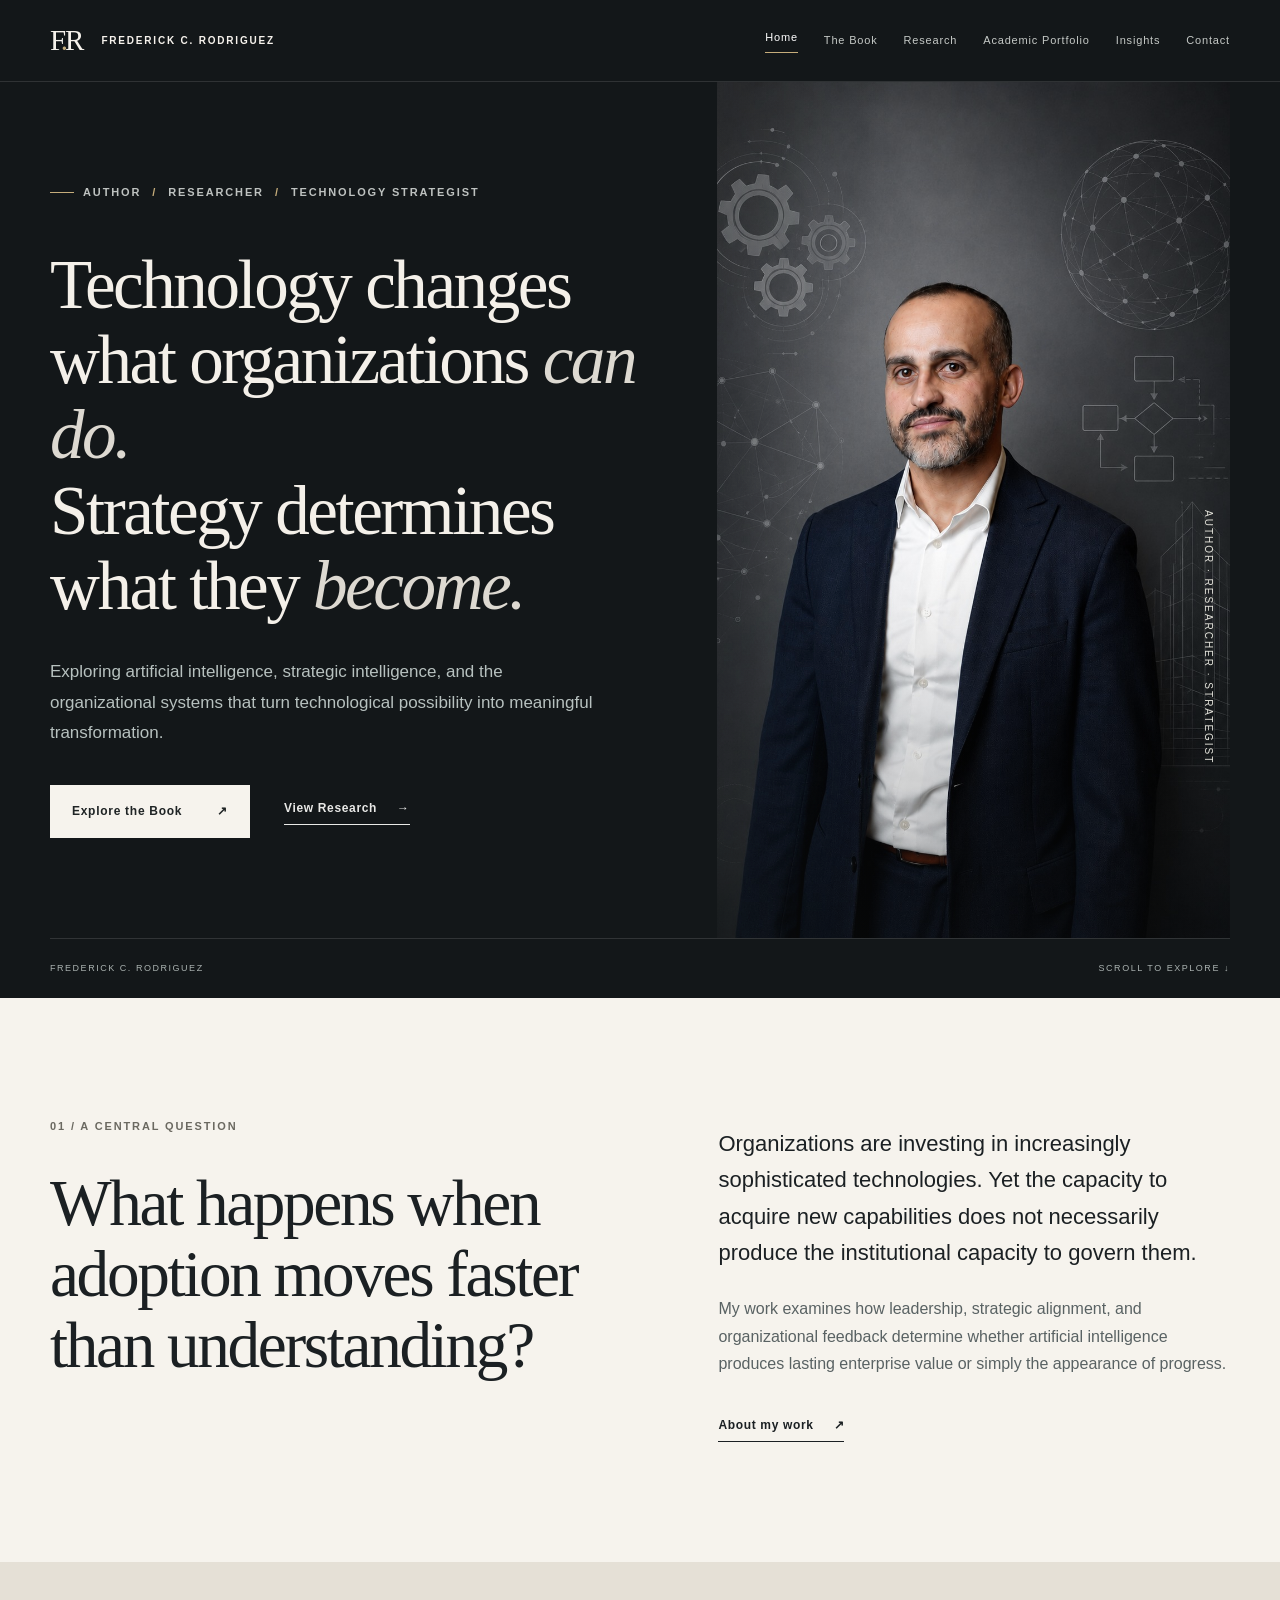
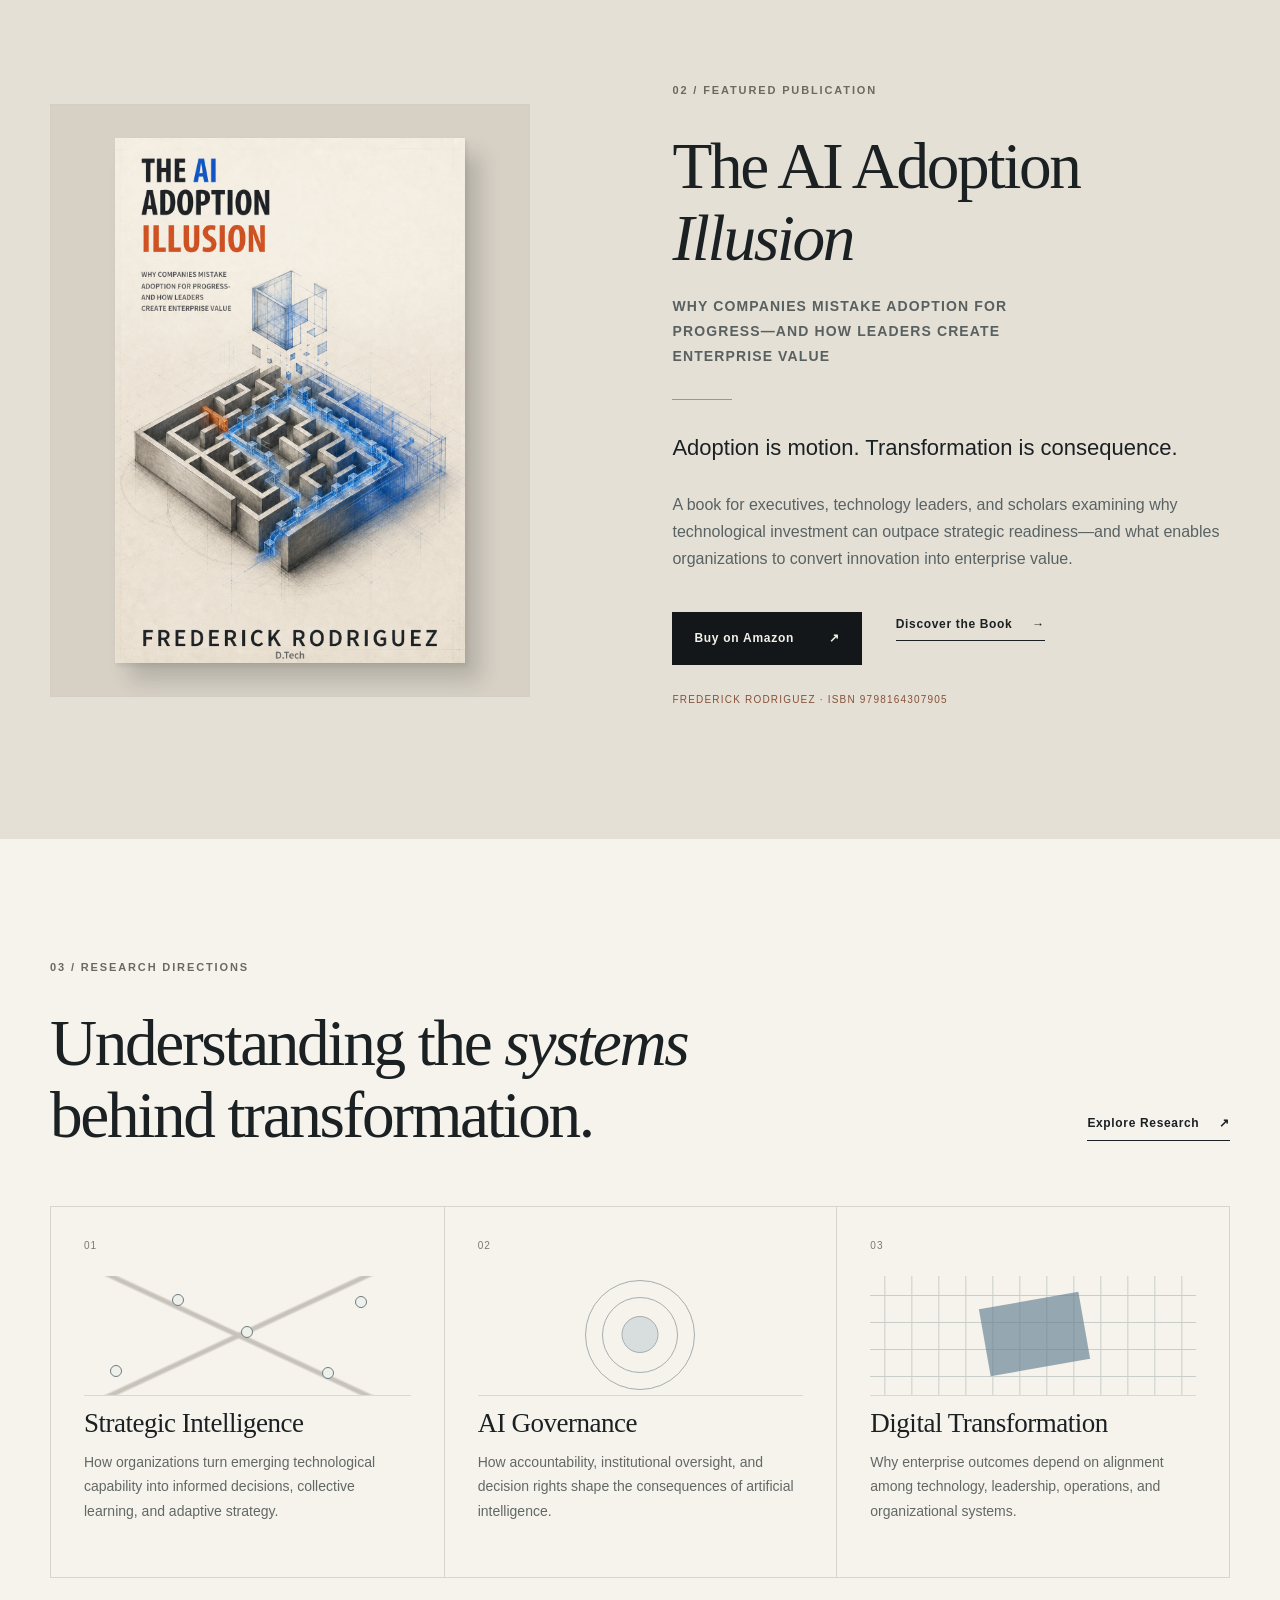
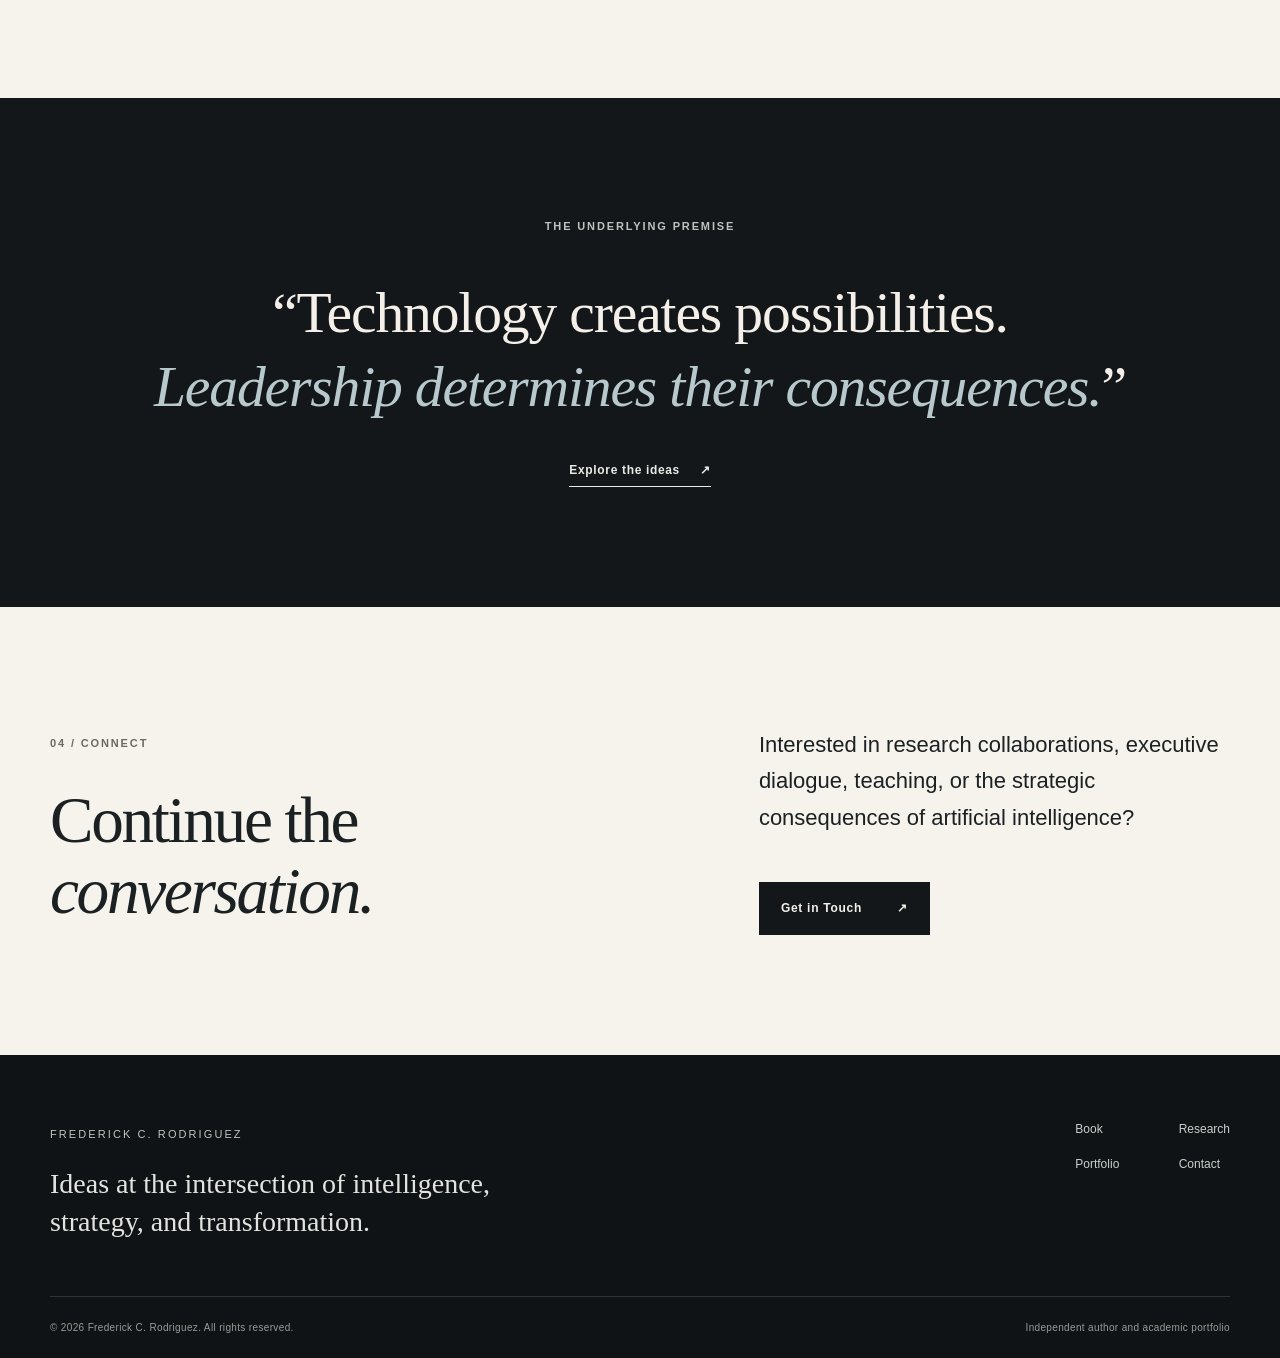
<file: index.html>
<!doctype html>
<html lang="en">
<head>
  <meta charset="utf-8">
  <meta name="viewport" content="width=device-width,initial-scale=1">
  <meta name="theme-color" content="#131719">
  <meta name="description" content="Academic portfolio and author website of Frederick C. Rodriguez, author of The AI Adoption Illusion.">
  <meta property="og:type" content="website">
  <meta property="og:title" content="Frederick C. Rodriguez | Author, Researcher &amp; Technology Strategist">
  <meta property="og:description" content="Academic portfolio and author website of Frederick C. Rodriguez, author of The AI Adoption Illusion.">
  <meta property="og:image" content="assets/images/ai-adoption-illusion-cover.png">
  <title>Frederick C. Rodriguez | Author, Researcher &amp; Technology Strategist</title>
  <link rel="icon" href="assets/images/favicon.svg" type="image/svg+xml">
  <link rel="stylesheet" href="assets/css/styles.css">
  <script src="assets/js/main.js" defer></script>
</head>
<body>
<a class="skip-link" href="#main-content">Skip to content</a>
<header class="site-header">
  <div class="container nav-wrap">
    <a class="brand" href="index.html" aria-label="Frederick C. Rodriguez — homepage">
      <span class="brand-mark">F<span class="brand-dot">.</span>R</span>
      <span class="brand-caption">FREDERICK C. RODRIGUEZ</span>
    </a>
    <button class="menu-toggle" aria-controls="primary-nav" aria-expanded="false" aria-label="Open navigation">
      <span></span><span></span><span></span>
    </button>
    <nav id="primary-nav" class="primary-nav" aria-label="Main navigation"><a href="index.html" aria-current="page" class="active">Home</a>
<a href="book.html">The Book</a>
<a href="research.html">Research</a>
<a href="academic.html">Academic Portfolio</a>
<a href="insights.html">Insights</a>
<a href="contact.html">Contact</a></nav>
  </div>
</header>
<main id="main-content">
<section class="hero dark-section">
  <div class="container hero-grid">
    <div class="hero-content reveal">
      <p class="eyebrow light-eyebrow"><span class="eyebrow-rule"></span> AUTHOR <span class="sep">/</span> RESEARCHER <span class="sep">/</span> TECHNOLOGY STRATEGIST</p>
      <h1>Technology changes what organizations <em>can do.</em><br>Strategy determines what they <em>become.</em></h1>
      <p class="hero-deck">Exploring artificial intelligence, strategic intelligence, and the organizational systems that turn technological possibility into meaningful transformation.</p>
      <div class="button-row"><a class="btn btn-light" href="book.html">Explore the Book <span aria-hidden="true">↗</span></a><a class="text-link text-link-light" href="research.html">View Research <span aria-hidden="true">→</span></a></div>
    </div>
    <div class="hero-photo-wrap reveal"><img class="hero-photo" src="assets/images/frederick-portrait.jpg" alt="Professional portrait of author Frederick C. Rodriguez" width="1023" height="1537" fetchpriority="high"><span class="photo-vertical-label">AUTHOR · RESEARCHER · STRATEGIST</span></div>
  </div>
  <div class="container hero-bottom"><span>FREDERICK C. RODRIGUEZ</span><span>SCROLL TO EXPLORE <span aria-hidden="true">↓</span></span></div>
</section>
<section class="intro-section paper-section section-padding">
  <div class="container intro-grid">
    <div><p class="eyebrow">01 / A CENTRAL QUESTION</p><h2 class="display-heading">What happens when adoption moves faster than understanding?</h2></div>
    <div class="body-column"><p class="lead">Organizations are investing in increasingly sophisticated technologies. Yet the capacity to acquire new capabilities does not necessarily produce the institutional capacity to govern them.</p><p>My work examines how leadership, strategic alignment, and organizational feedback determine whether artificial intelligence produces lasting enterprise value or simply the appearance of progress.</p><a class="arrow-link" href="academic.html">About my work <span aria-hidden="true">↗</span></a></div>
  </div>
</section>
<section class="featured-book section-padding" id="featured-book">
  <div class="container book-feature-grid">
    <div class="book-art"><div class="book-cover-stage"><img src="assets/images/ai-adoption-illusion-cover.png" alt="The AI Adoption Illusion book cover, showing a geometric organizational maze" width="1024" height="1536" loading="lazy"></div></div>
    <div class="book-content"><p class="eyebrow">02 / FEATURED PUBLICATION</p><h2 class="display-heading">The AI Adoption <em>Illusion</em></h2><p class="book-subtitle">Why Companies Mistake Adoption for Progress—and How Leaders Create Enterprise Value</p><div class="small-divider"></div><p class="lead">Adoption is motion. Transformation is consequence.</p><p>A book for executives, technology leaders, and scholars examining why technological investment can outpace strategic readiness—and what enables organizations to convert innovation into enterprise value.</p><div class="button-row"><a class="btn btn-dark" href="https://www.amazon.com/dp/B0HR8PZHHB?th=1" target="_blank" rel="noopener noreferrer">Buy on Amazon <span aria-hidden="true">↗</span></a><a class="text-link" href="book.html">Discover the Book <span aria-hidden="true">→</span></a></div><p class="book-meta">FREDERICK RODRIGUEZ · ISBN 9798164307905</p></div>
  </div>
</section>
<section class="themes-section paper-section section-padding">
  <div class="container"><div class="section-top"><div><p class="eyebrow">03 / RESEARCH DIRECTIONS</p><h2 class="display-heading">Understanding the <em>systems</em><br>behind transformation.</h2></div><a class="arrow-link" href="research.html">Explore Research <span aria-hidden="true">↗</span></a></div>
    <div class="theme-grid">
      <article class="theme-card"><span class="theme-number">01</span><div class="theme-diagram diagram-nodes" aria-hidden="true"><i></i><i></i><i></i><i></i><i></i></div><h3>Strategic Intelligence</h3><p>How organizations turn emerging technological capability into informed decisions, collective learning, and adaptive strategy.</p></article>
      <article class="theme-card"><span class="theme-number">02</span><div class="theme-diagram diagram-rings" aria-hidden="true"><i></i><i></i><i></i></div><h3>AI Governance</h3><p>How accountability, institutional oversight, and decision rights shape the consequences of artificial intelligence.</p></article>
      <article class="theme-card"><span class="theme-number">03</span><div class="theme-diagram diagram-grid" aria-hidden="true"></div><h3>Digital Transformation</h3><p>Why enterprise outcomes depend on alignment among technology, leadership, operations, and organizational systems.</p></article>
    </div>
  </div>
</section>
<section class="quote-section dark-section section-padding"><div class="container quote-layout"><p class="eyebrow light-eyebrow">THE UNDERLYING PREMISE</p><blockquote>“Technology creates possibilities. <em>Leadership determines their consequences.</em>”</blockquote><a class="text-link text-link-light" href="insights.html">Explore the ideas <span aria-hidden="true">↗</span></a></div></section>
<section class="closing-section paper-section section-padding"><div class="container closing-grid"><div><p class="eyebrow">04 / CONNECT</p><h2 class="display-heading">Continue the <em>conversation.</em></h2></div><div class="body-column"><p class="lead">Interested in research collaborations, executive dialogue, teaching, or the strategic consequences of artificial intelligence?</p><a class="btn btn-dark" href="contact.html">Get in Touch <span aria-hidden="true">↗</span></a></div></div></section>
</main>
<footer class="site-footer">
  <div class="container footer-main">
    <div><span class="footer-eyebrow">FREDERICK C. RODRIGUEZ</span><p class="footer-statement">Ideas at the intersection of intelligence, strategy, and transformation.</p></div>
    <div class="footer-links"><a href="book.html">Book</a><a href="research.html">Research</a><a href="academic.html">Portfolio</a><a href="contact.html">Contact</a></div>
  </div>
  <div class="container footer-bottom"><span>© <span id="year">2026</span> Frederick C. Rodriguez. All rights reserved.</span><span>Independent author and academic portfolio</span></div>
</footer>
</body>
</html>
</file>
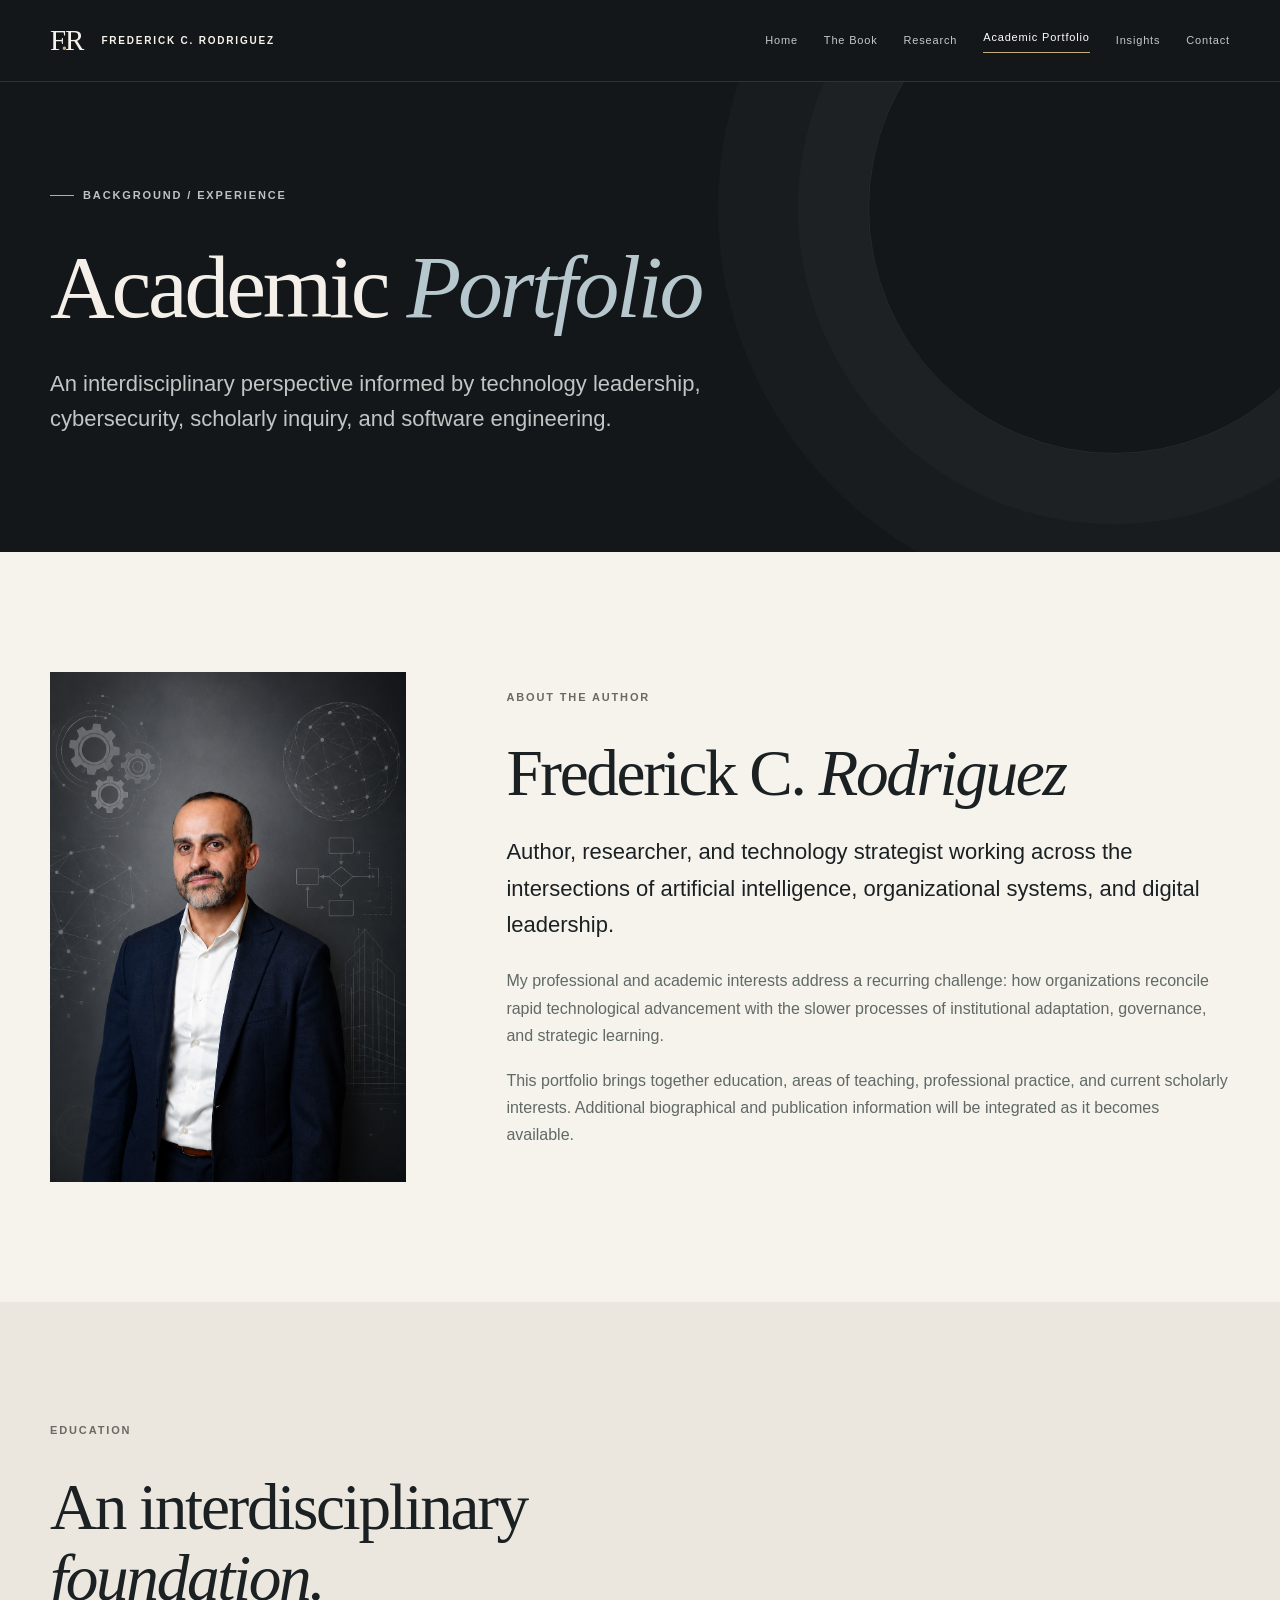
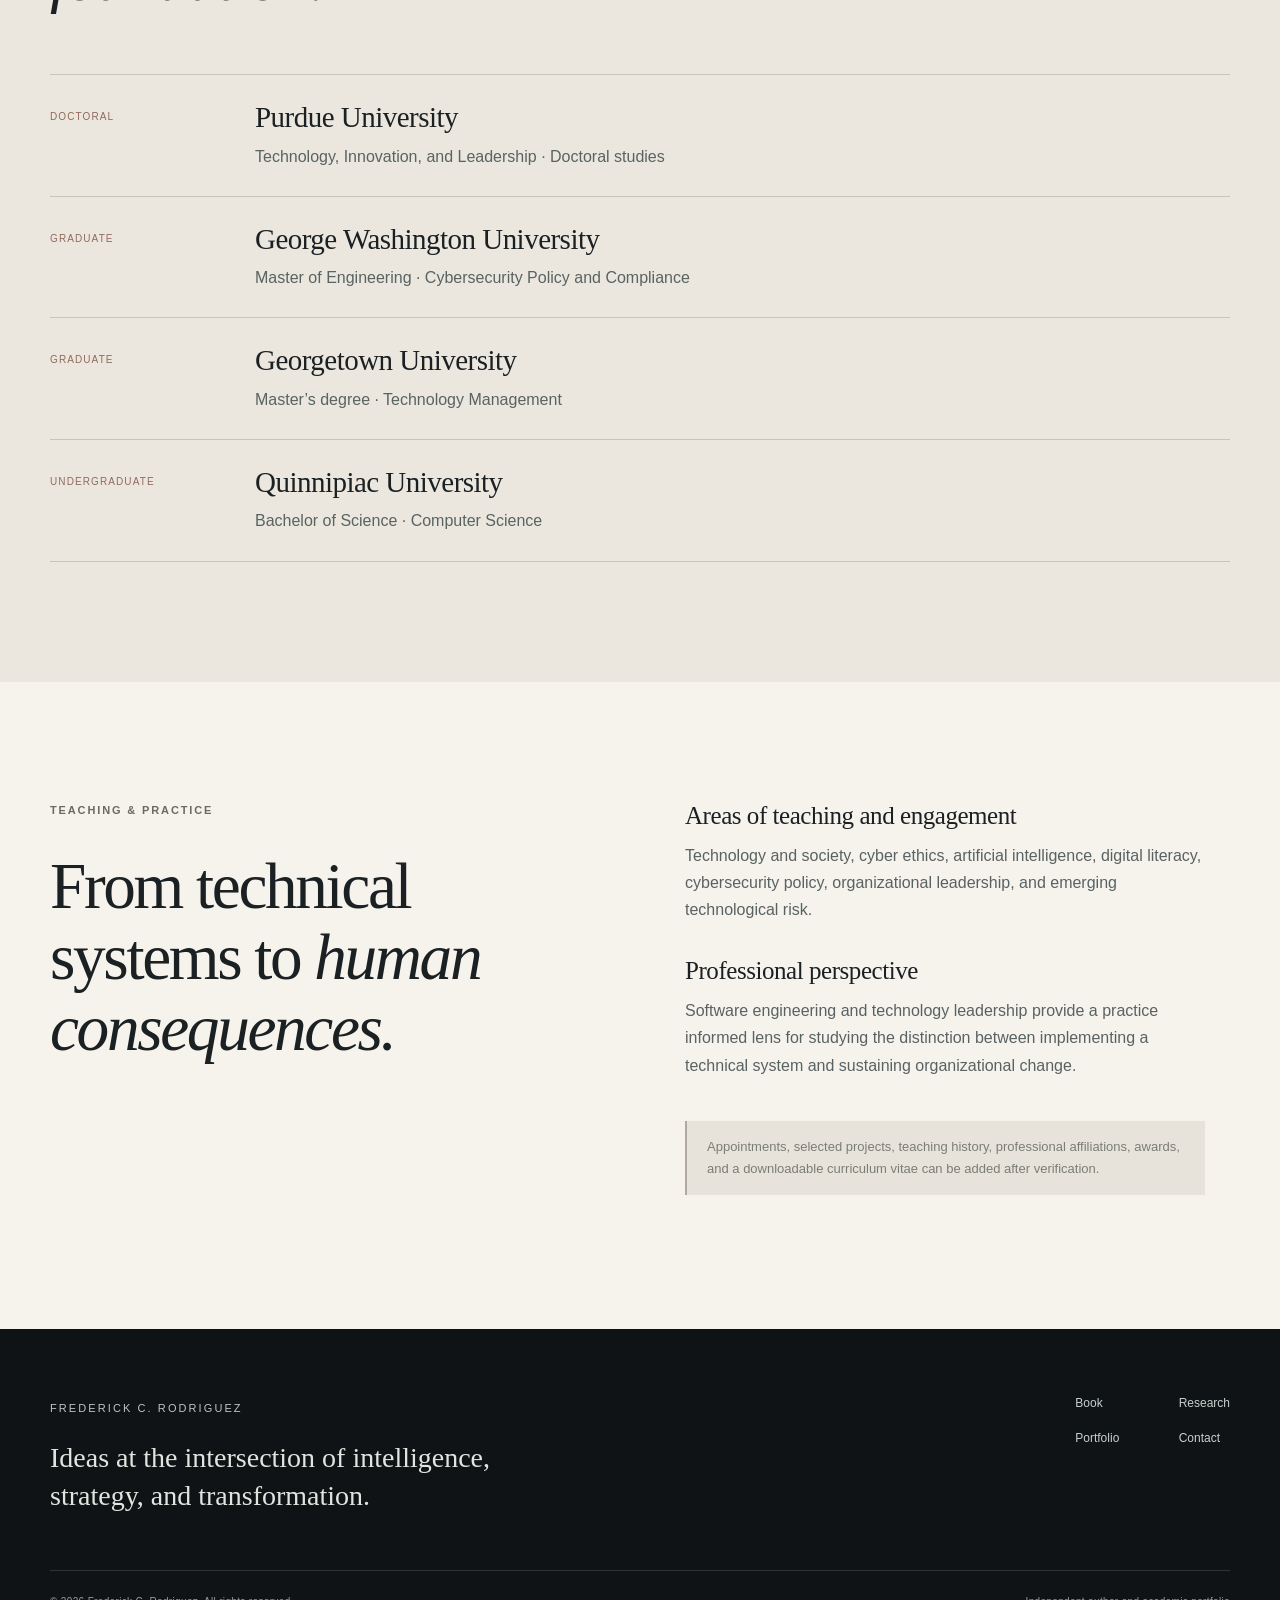
<file: academic.html>
<!doctype html>
<html lang="en">
<head>
  <meta charset="utf-8">
  <meta name="viewport" content="width=device-width,initial-scale=1">
  <meta name="theme-color" content="#131719">
  <meta name="description" content="Education, research interests, teaching, and professional experience of Frederick C. Rodriguez.">
  <meta property="og:type" content="website">
  <meta property="og:title" content="Academic Portfolio | Frederick C. Rodriguez">
  <meta property="og:description" content="Education, research interests, teaching, and professional experience of Frederick C. Rodriguez.">
  <meta property="og:image" content="assets/images/ai-adoption-illusion-cover.png">
  <title>Academic Portfolio | Frederick C. Rodriguez</title>
  <link rel="icon" href="assets/images/favicon.svg" type="image/svg+xml">
  <link rel="stylesheet" href="assets/css/styles.css">
  <script src="assets/js/main.js" defer></script>
</head>
<body>
<a class="skip-link" href="#main-content">Skip to content</a>
<header class="site-header">
  <div class="container nav-wrap">
    <a class="brand" href="index.html" aria-label="Frederick C. Rodriguez — homepage">
      <span class="brand-mark">F<span class="brand-dot">.</span>R</span>
      <span class="brand-caption">FREDERICK C. RODRIGUEZ</span>
    </a>
    <button class="menu-toggle" aria-controls="primary-nav" aria-expanded="false" aria-label="Open navigation">
      <span></span><span></span><span></span>
    </button>
    <nav id="primary-nav" class="primary-nav" aria-label="Main navigation"><a href="index.html">Home</a>
<a href="book.html">The Book</a>
<a href="research.html">Research</a>
<a href="academic.html" aria-current="page" class="active">Academic Portfolio</a>
<a href="insights.html">Insights</a>
<a href="contact.html">Contact</a></nav>
  </div>
</header>
<main id="main-content">
<section class="subhero dark-section"><div class="container subhero-inner"><p class="eyebrow light-eyebrow"><span class="eyebrow-rule"></span> BACKGROUND / EXPERIENCE</p><h1 class="subhero-title">Academic <em>Portfolio</em></h1><p class="subhero-deck">An interdisciplinary perspective informed by technology leadership, cybersecurity, scholarly inquiry, and software engineering.</p></div></section>
<section class="paper-section section-padding"><div class="container academic-intro"><div class="academic-portrait"><img src="assets/images/frederick-portrait.jpg" alt="Frederick C. Rodriguez" width="1023" height="1537" loading="lazy"></div><div><p class="eyebrow">ABOUT THE AUTHOR</p><h2 class="display-heading">Frederick C. <em>Rodriguez</em></h2><p class="lead">Author, researcher, and technology strategist working across the intersections of artificial intelligence, organizational systems, and digital leadership.</p><p>My professional and academic interests address a recurring challenge: how organizations reconcile rapid technological advancement with the slower processes of institutional adaptation, governance, and strategic learning.</p><p>This portfolio brings together education, areas of teaching, professional practice, and current scholarly interests. Additional biographical and publication information will be integrated as it becomes available.</p></div></div></section>
<section class="warm-section section-padding"><div class="container"><p class="eyebrow">EDUCATION</p><h2 class="display-heading">An interdisciplinary <em>foundation.</em></h2><div class="education-list"><article><span class="education-tag">DOCTORAL</span><div><h3>Purdue University</h3><p>Technology, Innovation, and Leadership · Doctoral studies</p></div></article><article><span class="education-tag">GRADUATE</span><div><h3>George Washington University</h3><p>Master of Engineering · Cybersecurity Policy and Compliance</p></div></article><article><span class="education-tag">GRADUATE</span><div><h3>Georgetown University</h3><p>Master’s degree · Technology Management</p></div></article><article><span class="education-tag">UNDERGRADUATE</span><div><h3>Quinnipiac University</h3><p>Bachelor of Science · Computer Science</p></div></article></div></div></section>
<section class="paper-section section-padding"><div class="container two-column-feature"><div><p class="eyebrow">TEACHING & PRACTICE</p><h2 class="display-heading">From technical systems to <em>human consequences.</em></h2></div><div class="body-column"><h3 class="mini-heading">Areas of teaching and engagement</h3><p>Technology and society, cyber ethics, artificial intelligence, digital literacy, cybersecurity policy, organizational leadership, and emerging technological risk.</p><h3 class="mini-heading">Professional perspective</h3><p>Software engineering and technology leadership provide a practice informed lens for studying the distinction between implementing a technical system and sustaining organizational change.</p><p class="editorial-note">Appointments, selected projects, teaching history, professional affiliations, awards, and a downloadable curriculum vitae can be added after verification.</p></div></div></section>
</main>
<footer class="site-footer">
  <div class="container footer-main">
    <div><span class="footer-eyebrow">FREDERICK C. RODRIGUEZ</span><p class="footer-statement">Ideas at the intersection of intelligence, strategy, and transformation.</p></div>
    <div class="footer-links"><a href="book.html">Book</a><a href="research.html">Research</a><a href="academic.html">Portfolio</a><a href="contact.html">Contact</a></div>
  </div>
  <div class="container footer-bottom"><span>© <span id="year">2026</span> Frederick C. Rodriguez. All rights reserved.</span><span>Independent author and academic portfolio</span></div>
</footer>
</body>
</html>
</file>
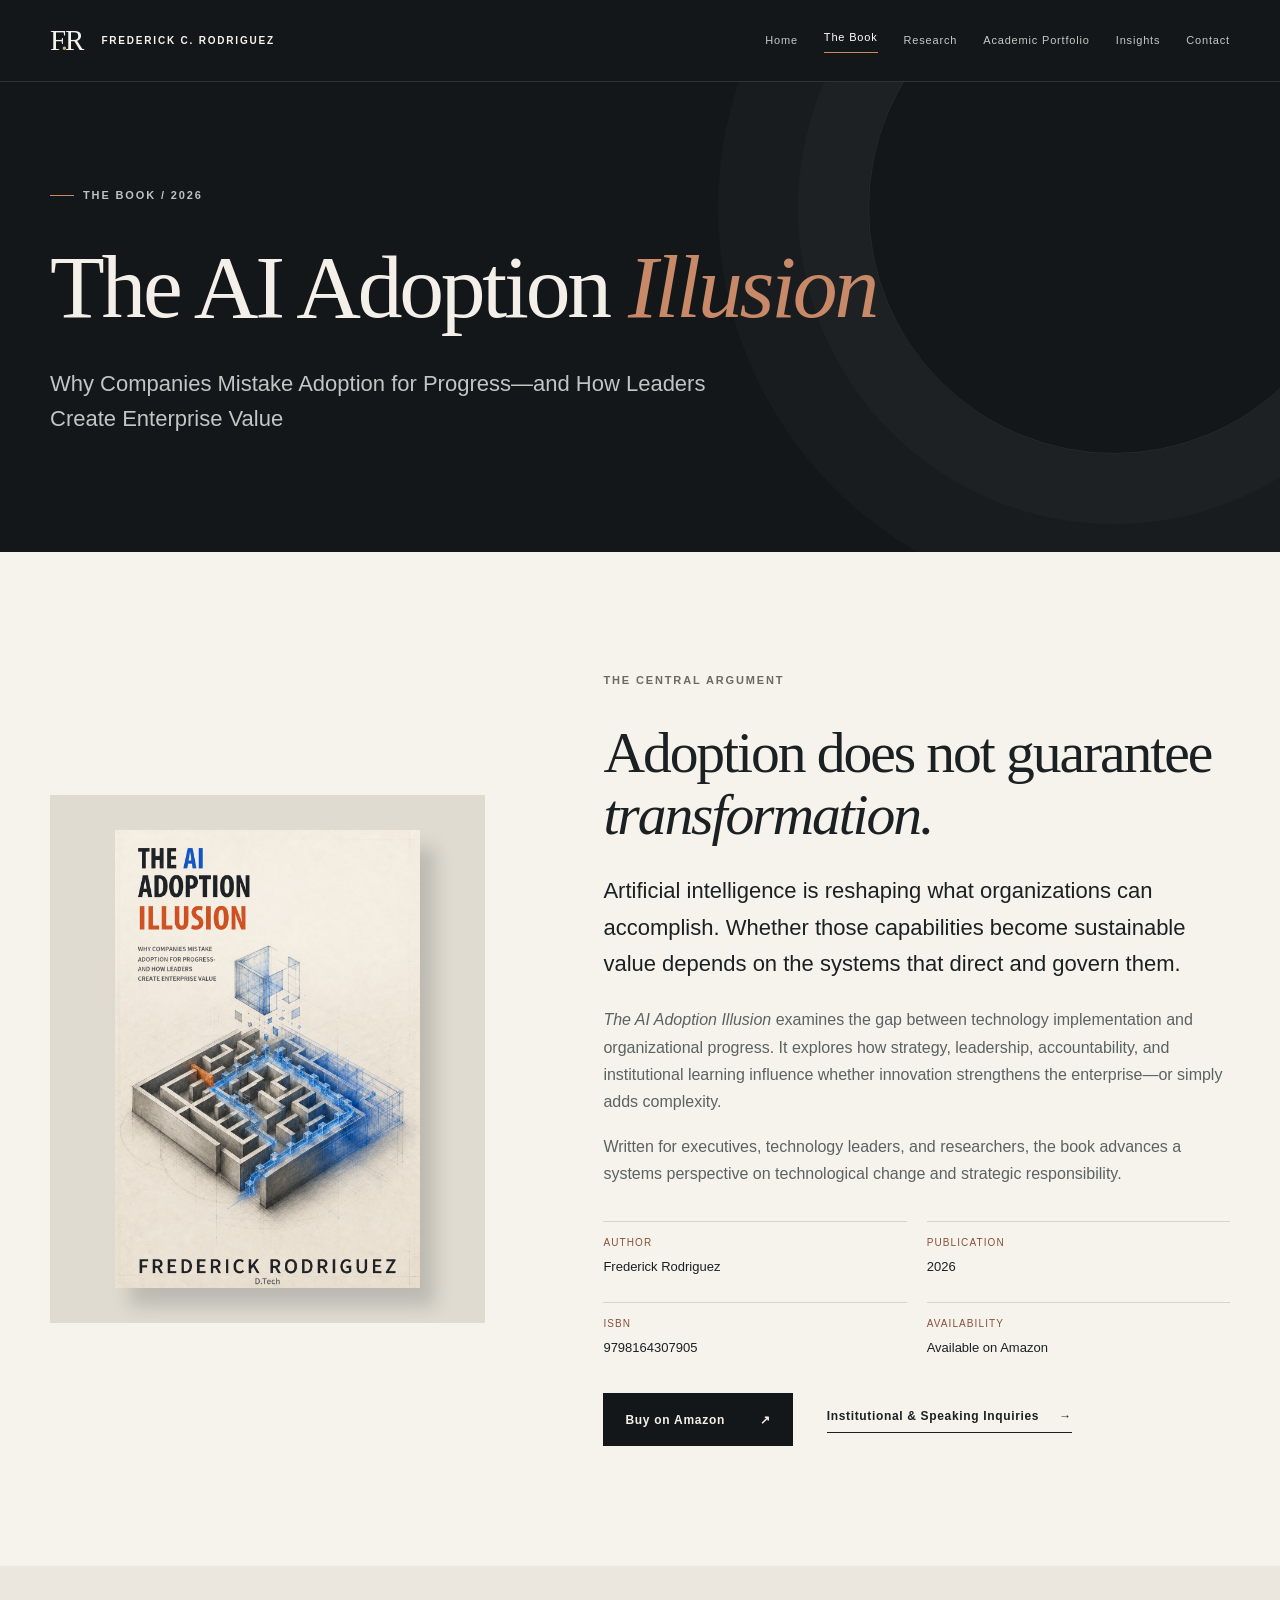
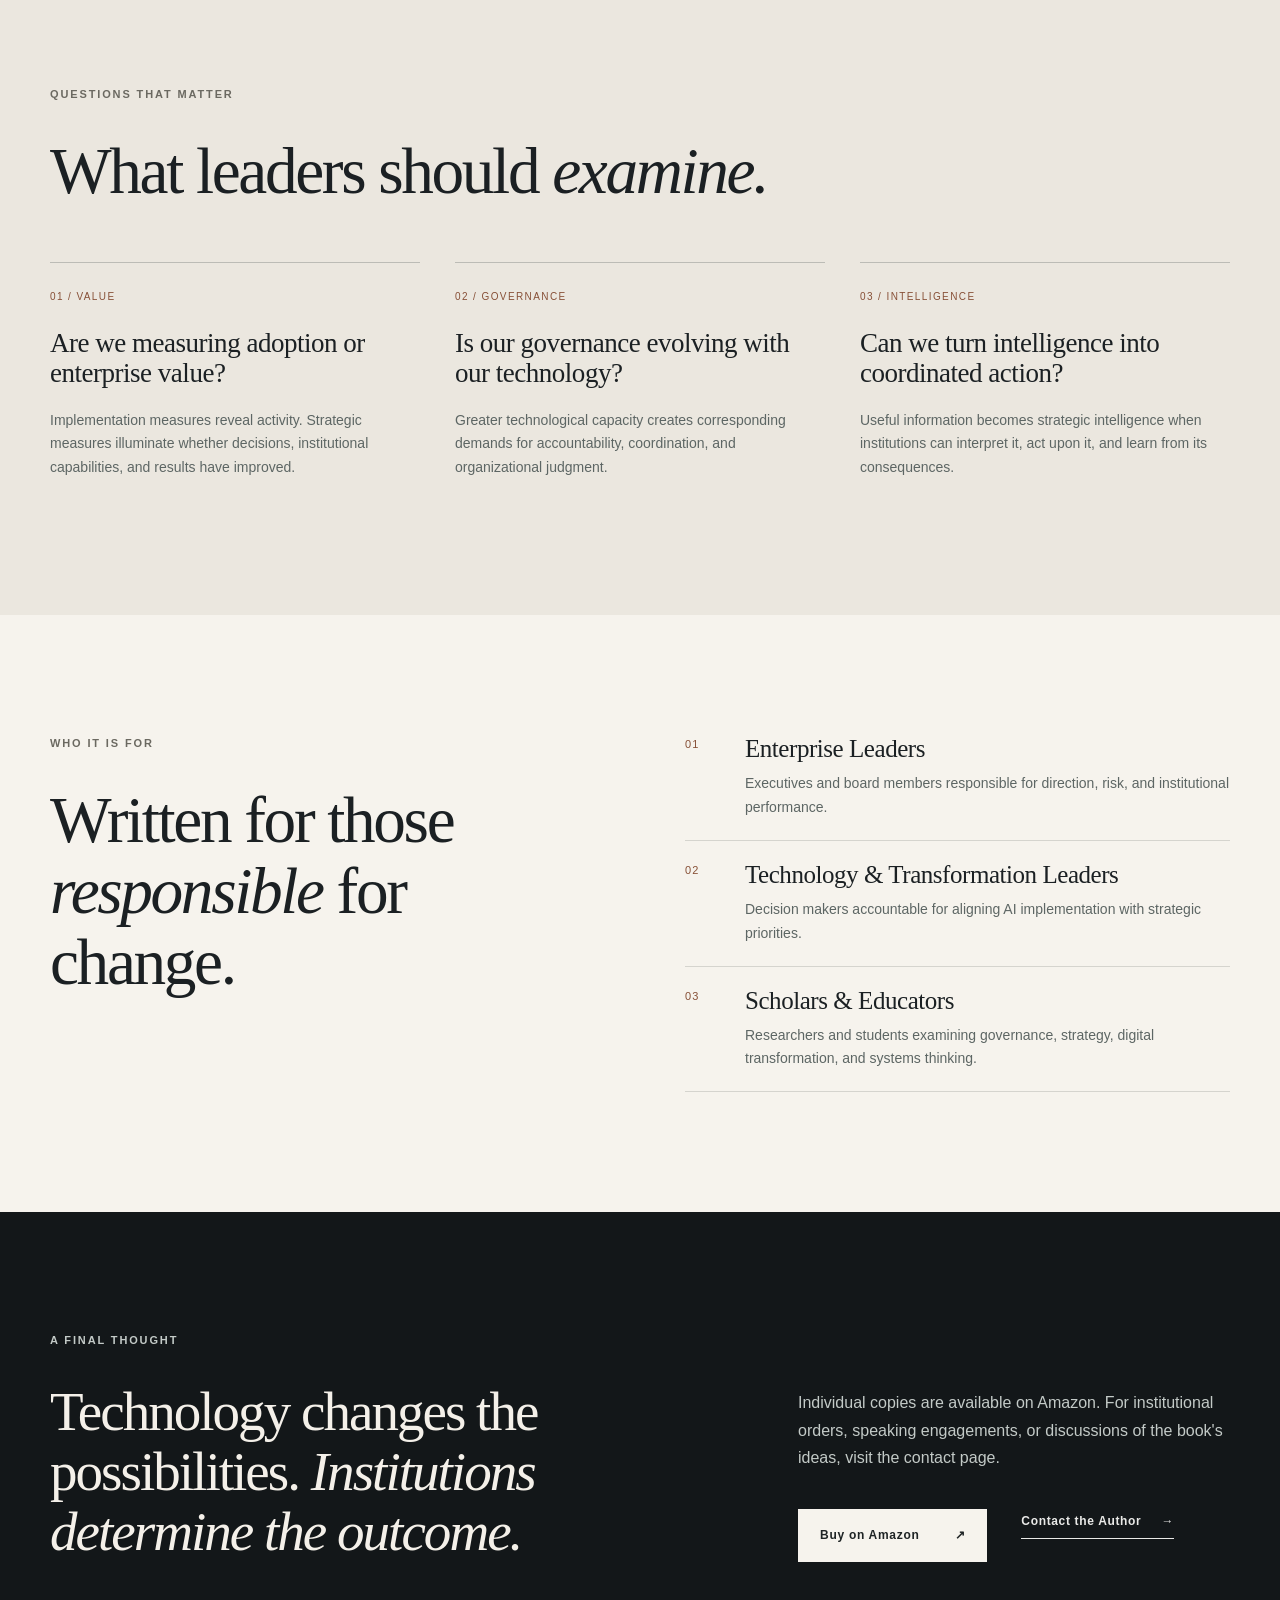
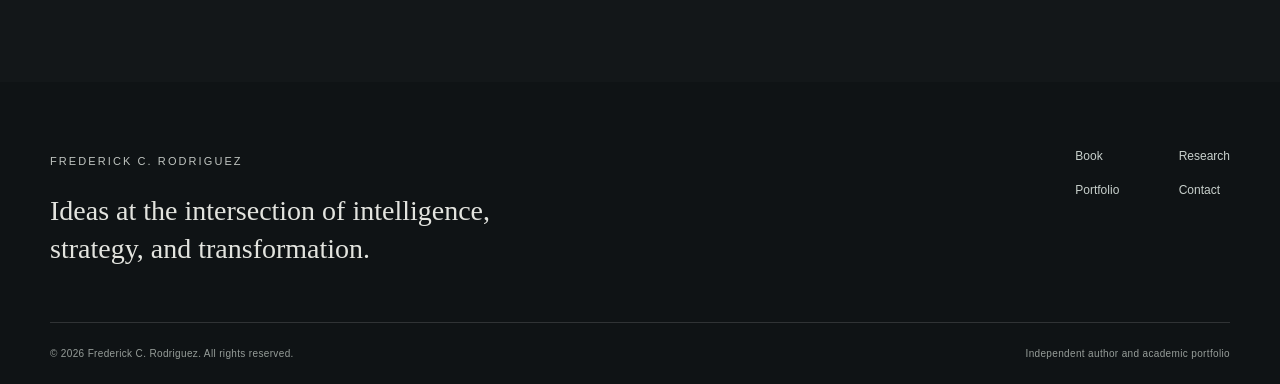
<file: book.html>
<!doctype html>
<html lang="en">
<head>
  <meta charset="utf-8">
  <meta name="viewport" content="width=device-width,initial-scale=1">
  <meta name="theme-color" content="#131719">
  <meta name="description" content="Explore The AI Adoption Illusion, a book on artificial intelligence, enterprise value, leadership, and strategic transformation.">
  <meta property="og:type" content="website">
  <meta property="og:title" content="The AI Adoption Illusion | Frederick C. Rodriguez">
  <meta property="og:description" content="Explore The AI Adoption Illusion, a book on artificial intelligence, enterprise value, leadership, and strategic transformation.">
  <meta property="og:image" content="assets/images/ai-adoption-illusion-cover.png">
  <title>The AI Adoption Illusion | Frederick C. Rodriguez</title>
  <link rel="icon" href="assets/images/favicon.svg" type="image/svg+xml">
  <link rel="stylesheet" href="assets/css/styles.css">
  <script src="assets/js/main.js" defer></script>
</head>
<body class="book-theme">
<a class="skip-link" href="#main-content">Skip to content</a>
<header class="site-header">
  <div class="container nav-wrap">
    <a class="brand" href="index.html" aria-label="Frederick C. Rodriguez — homepage">
      <span class="brand-mark">F<span class="brand-dot">.</span>R</span>
      <span class="brand-caption">FREDERICK C. RODRIGUEZ</span>
    </a>
    <button class="menu-toggle" aria-controls="primary-nav" aria-expanded="false" aria-label="Open navigation">
      <span></span><span></span><span></span>
    </button>
    <nav id="primary-nav" class="primary-nav" aria-label="Main navigation"><a href="index.html">Home</a>
<a href="book.html" aria-current="page" class="active">The Book</a>
<a href="research.html">Research</a>
<a href="academic.html">Academic Portfolio</a>
<a href="insights.html">Insights</a>
<a href="contact.html">Contact</a></nav>
  </div>
</header>
<main id="main-content">
<section class="subhero dark-section"><div class="container subhero-inner"><p class="eyebrow light-eyebrow"><span class="eyebrow-rule"></span> THE BOOK / 2026</p><h1 class="subhero-title">The AI Adoption <em>Illusion</em></h1><p class="subhero-deck">Why Companies Mistake Adoption for Progress—and How Leaders Create Enterprise Value</p></div></section>
<section class="book-page-hero paper-section section-padding"><div class="container book-page-grid"><div class="book-page-art"><img src="assets/images/ai-adoption-illusion-cover.png" alt="Cover of The AI Adoption Illusion by Frederick Rodriguez" width="1024" height="1536"></div><div class="book-page-copy"><p class="eyebrow">THE CENTRAL ARGUMENT</p><h2 class="display-heading">Adoption does not guarantee <em>transformation.</em></h2><p class="lead">Artificial intelligence is reshaping what organizations can accomplish. Whether those capabilities become sustainable value depends on the systems that direct and govern them.</p><p><em>The AI Adoption Illusion</em> examines the gap between technology implementation and organizational progress. It explores how strategy, leadership, accountability, and institutional learning influence whether innovation strengthens the enterprise—or simply adds complexity.</p><p>Written for executives, technology leaders, and researchers, the book advances a systems perspective on technological change and strategic responsibility.</p><dl class="book-facts"><div><dt>AUTHOR</dt><dd>Frederick Rodriguez</dd></div><div><dt>PUBLICATION</dt><dd>2026</dd></div><div><dt>ISBN</dt><dd>9798164307905</dd></div><div><dt>AVAILABILITY</dt><dd><a href="https://www.amazon.com/dp/B0HR8PZHHB?th=1" target="_blank" rel="noopener noreferrer">Available on Amazon</a></dd></div></dl><div class="button-row"><a class="btn btn-dark" href="https://www.amazon.com/dp/B0HR8PZHHB?th=1" target="_blank" rel="noopener noreferrer">Buy on Amazon <span aria-hidden="true">↗</span></a><a class="text-link" href="contact.html">Institutional & Speaking Inquiries <span aria-hidden="true">→</span></a></div></div></div></section>
<section class="section-padding warm-section"><div class="container"><div class="section-top"><div><p class="eyebrow">QUESTIONS THAT MATTER</p><h2 class="display-heading">What leaders should <em>examine.</em></h2></div></div><div class="question-grid"><article><span>01 / VALUE</span><h3>Are we measuring adoption or enterprise value?</h3><p>Implementation measures reveal activity. Strategic measures illuminate whether decisions, institutional capabilities, and results have improved.</p></article><article><span>02 / GOVERNANCE</span><h3>Is our governance evolving with our technology?</h3><p>Greater technological capacity creates corresponding demands for accountability, coordination, and organizational judgment.</p></article><article><span>03 / INTELLIGENCE</span><h3>Can we turn intelligence into coordinated action?</h3><p>Useful information becomes strategic intelligence when institutions can interpret it, act upon it, and learn from its consequences.</p></article></div></div></section>
<section class="section-padding paper-section"><div class="container audience-grid"><div><p class="eyebrow">WHO IT IS FOR</p><h2 class="display-heading">Written for those <em>responsible</em> for change.</h2></div><div class="audience-list"><div><span>01</span><div><h3>Enterprise Leaders</h3><p>Executives and board members responsible for direction, risk, and institutional performance.</p></div></div><div><span>02</span><div><h3>Technology & Transformation Leaders</h3><p>Decision makers accountable for aligning AI implementation with strategic priorities.</p></div></div><div><span>03</span><div><h3>Scholars & Educators</h3><p>Researchers and students examining governance, strategy, digital transformation, and systems thinking.</p></div></div></div></div></section>
<section class="dark-section section-padding"><div class="container callout-grid"><div><p class="eyebrow light-eyebrow">A FINAL THOUGHT</p><h2 class="display-heading">Technology changes the possibilities. <em>Institutions determine the outcome.</em></h2></div><div><p>Individual copies are available on Amazon. For institutional orders, speaking engagements, or discussions of the book's ideas, visit the contact page.</p><div class="button-row"><a class="btn btn-light" href="https://www.amazon.com/dp/B0HR8PZHHB?th=1" target="_blank" rel="noopener noreferrer">Buy on Amazon <span aria-hidden="true">↗</span></a><a class="text-link text-link-light" href="contact.html">Contact the Author <span aria-hidden="true">→</span></a></div></div></div></section>
</main>
<footer class="site-footer">
  <div class="container footer-main">
    <div><span class="footer-eyebrow">FREDERICK C. RODRIGUEZ</span><p class="footer-statement">Ideas at the intersection of intelligence, strategy, and transformation.</p></div>
    <div class="footer-links"><a href="book.html">Book</a><a href="research.html">Research</a><a href="academic.html">Portfolio</a><a href="contact.html">Contact</a></div>
  </div>
  <div class="container footer-bottom"><span>© <span id="year">2026</span> Frederick C. Rodriguez. All rights reserved.</span><span>Independent author and academic portfolio</span></div>
</footer>
</body>
</html>
</file>
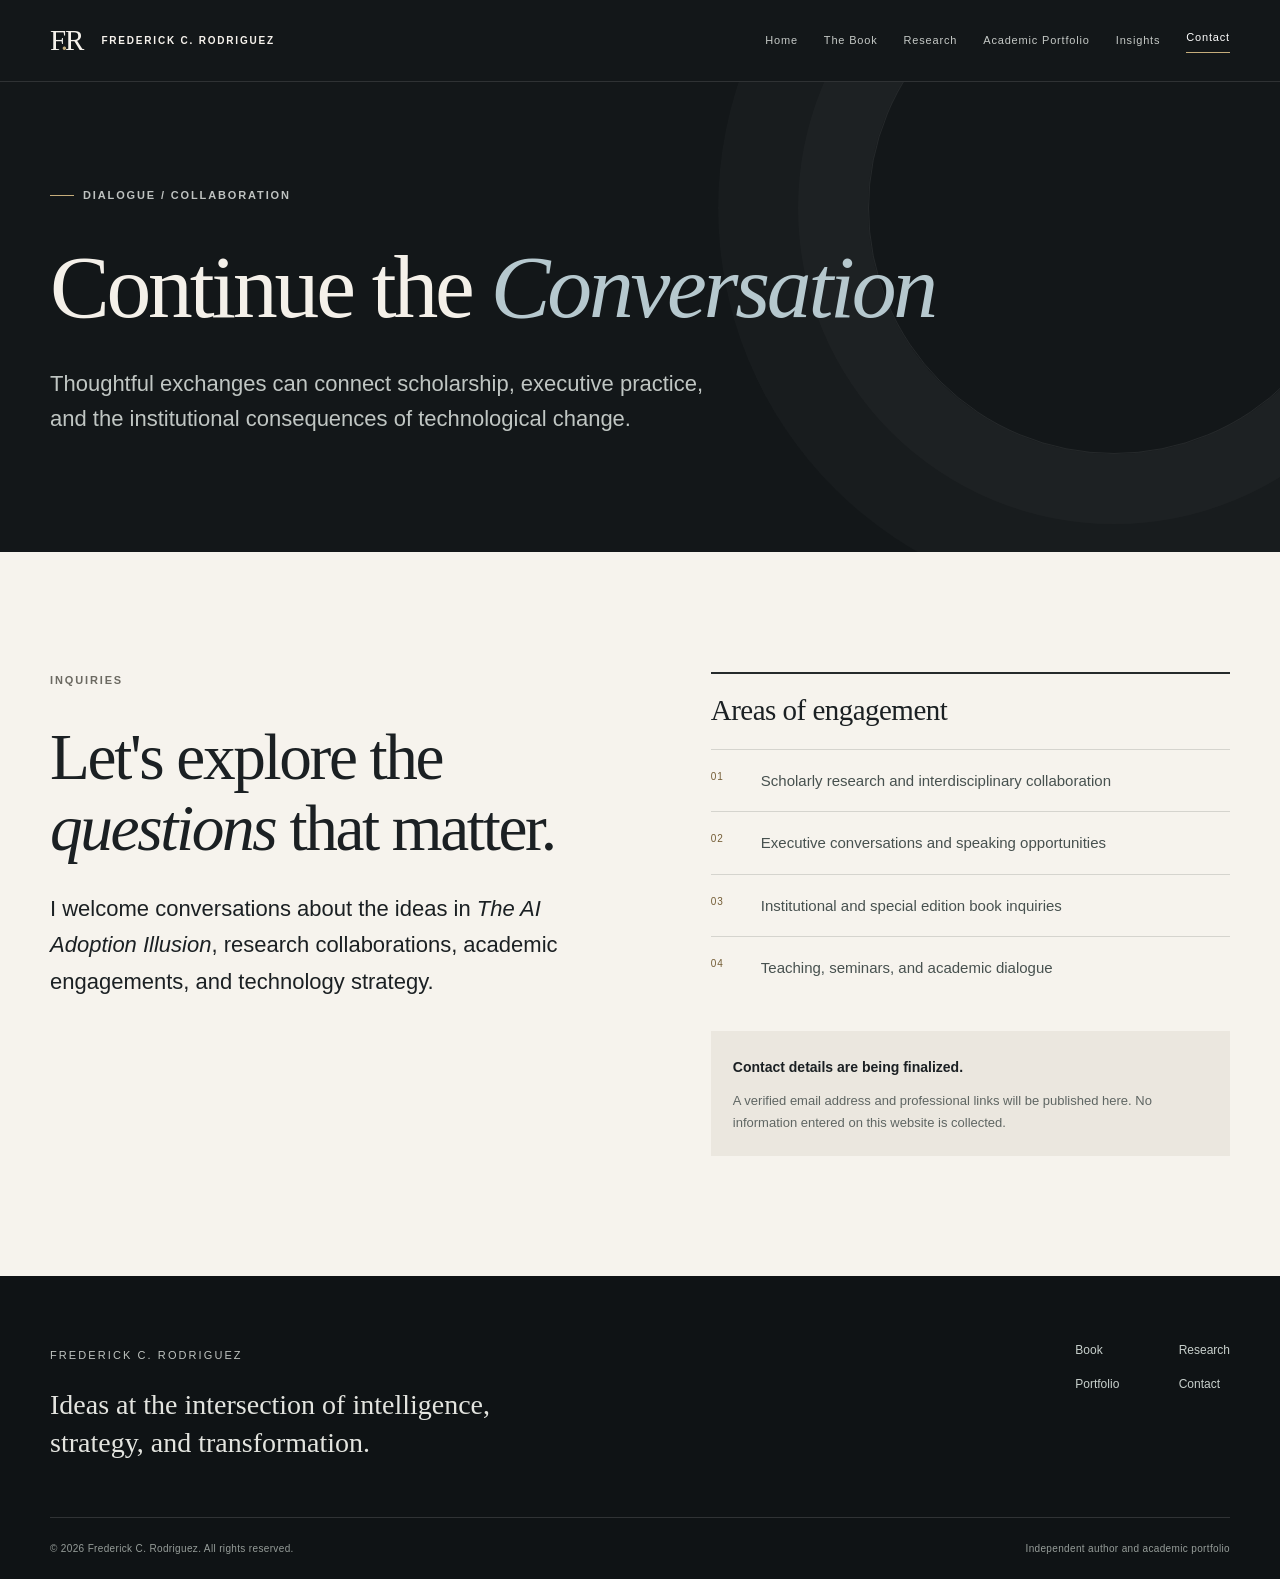
<file: contact.html>
<!doctype html>
<html lang="en">
<head>
  <meta charset="utf-8">
  <meta name="viewport" content="width=device-width,initial-scale=1">
  <meta name="theme-color" content="#131719">
  <meta name="description" content="Contact information and collaboration interests for Frederick C. Rodriguez.">
  <meta property="og:type" content="website">
  <meta property="og:title" content="Contact | Frederick C. Rodriguez">
  <meta property="og:description" content="Contact information and collaboration interests for Frederick C. Rodriguez.">
  <meta property="og:image" content="assets/images/ai-adoption-illusion-cover.png">
  <title>Contact | Frederick C. Rodriguez</title>
  <link rel="icon" href="assets/images/favicon.svg" type="image/svg+xml">
  <link rel="stylesheet" href="assets/css/styles.css">
  <script src="assets/js/main.js" defer></script>
</head>
<body>
<a class="skip-link" href="#main-content">Skip to content</a>
<header class="site-header">
  <div class="container nav-wrap">
    <a class="brand" href="index.html" aria-label="Frederick C. Rodriguez — homepage">
      <span class="brand-mark">F<span class="brand-dot">.</span>R</span>
      <span class="brand-caption">FREDERICK C. RODRIGUEZ</span>
    </a>
    <button class="menu-toggle" aria-controls="primary-nav" aria-expanded="false" aria-label="Open navigation">
      <span></span><span></span><span></span>
    </button>
    <nav id="primary-nav" class="primary-nav" aria-label="Main navigation"><a href="index.html">Home</a>
<a href="book.html">The Book</a>
<a href="research.html">Research</a>
<a href="academic.html">Academic Portfolio</a>
<a href="insights.html">Insights</a>
<a href="contact.html" aria-current="page" class="active">Contact</a></nav>
  </div>
</header>
<main id="main-content">
<section class="subhero dark-section"><div class="container subhero-inner"><p class="eyebrow light-eyebrow"><span class="eyebrow-rule"></span> DIALOGUE / COLLABORATION</p><h1 class="subhero-title">Continue the <em>Conversation</em></h1><p class="subhero-deck">Thoughtful exchanges can connect scholarship, executive practice, and the institutional consequences of technological change.</p></div></section>
<section class="paper-section section-padding"><div class="container contact-grid"><div><p class="eyebrow">INQUIRIES</p><h2 class="display-heading">Let's explore the <em>questions</em> that matter.</h2><p class="lead">I welcome conversations about the ideas in <em>The AI Adoption Illusion</em>, research collaborations, academic engagements, and technology strategy.</p></div><div class="contact-panel"><h3>Areas of engagement</h3><div class="contact-line"><span>01</span><p>Scholarly research and interdisciplinary collaboration</p></div><div class="contact-line"><span>02</span><p>Executive conversations and speaking opportunities</p></div><div class="contact-line"><span>03</span><p>Institutional and special edition book inquiries</p></div><div class="contact-line"><span>04</span><p>Teaching, seminars, and academic dialogue</p></div><div class="contact-notice"><strong>Contact details are being finalized.</strong><p>A verified email address and professional links will be published here. No information entered on this website is collected.</p></div></div></div></section>
</main>
<footer class="site-footer">
  <div class="container footer-main">
    <div><span class="footer-eyebrow">FREDERICK C. RODRIGUEZ</span><p class="footer-statement">Ideas at the intersection of intelligence, strategy, and transformation.</p></div>
    <div class="footer-links"><a href="book.html">Book</a><a href="research.html">Research</a><a href="academic.html">Portfolio</a><a href="contact.html">Contact</a></div>
  </div>
  <div class="container footer-bottom"><span>© <span id="year">2026</span> Frederick C. Rodriguez. All rights reserved.</span><span>Independent author and academic portfolio</span></div>
</footer>
</body>
</html>
</file>
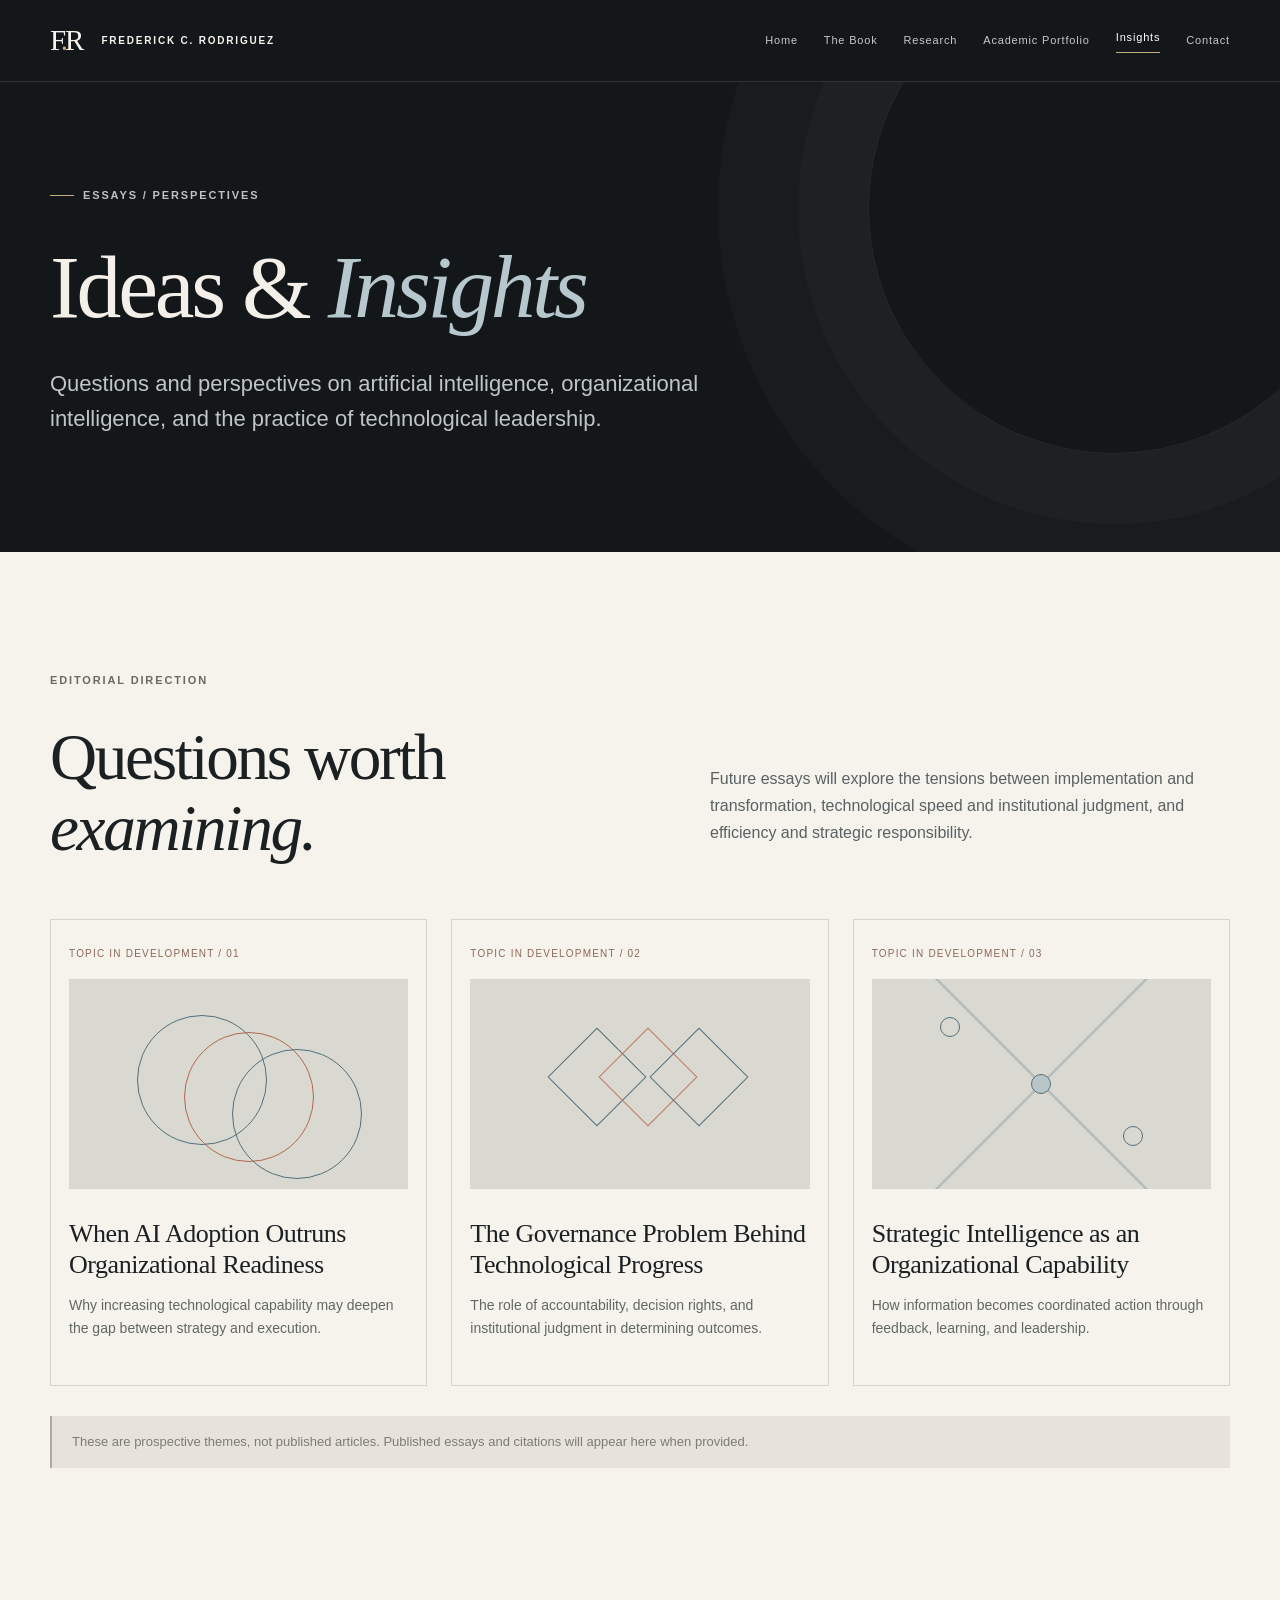
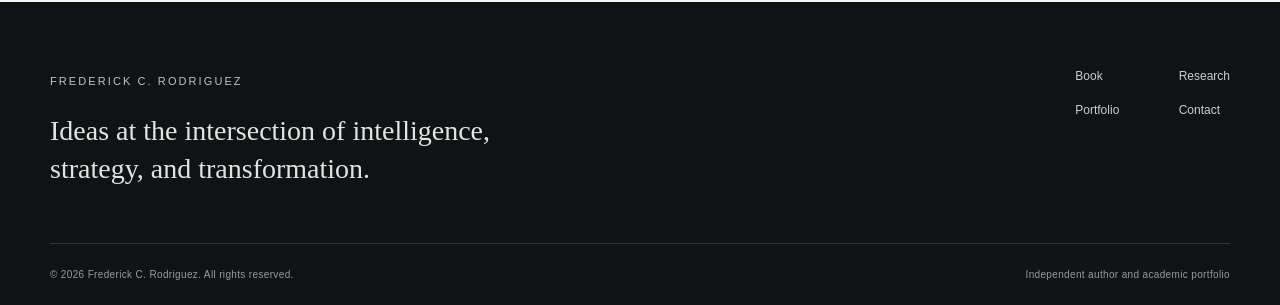
<file: insights.html>
<!doctype html>
<html lang="en">
<head>
  <meta charset="utf-8">
  <meta name="viewport" content="width=device-width,initial-scale=1">
  <meta name="theme-color" content="#131719">
  <meta name="description" content="Future essays and perspectives on AI adoption, institutional readiness, and strategic intelligence.">
  <meta property="og:type" content="website">
  <meta property="og:title" content="Insights &amp; Perspectives | Frederick C. Rodriguez">
  <meta property="og:description" content="Future essays and perspectives on AI adoption, institutional readiness, and strategic intelligence.">
  <meta property="og:image" content="assets/images/ai-adoption-illusion-cover.png">
  <title>Insights &amp; Perspectives | Frederick C. Rodriguez</title>
  <link rel="icon" href="assets/images/favicon.svg" type="image/svg+xml">
  <link rel="stylesheet" href="assets/css/styles.css">
  <script src="assets/js/main.js" defer></script>
</head>
<body>
<a class="skip-link" href="#main-content">Skip to content</a>
<header class="site-header">
  <div class="container nav-wrap">
    <a class="brand" href="index.html" aria-label="Frederick C. Rodriguez — homepage">
      <span class="brand-mark">F<span class="brand-dot">.</span>R</span>
      <span class="brand-caption">FREDERICK C. RODRIGUEZ</span>
    </a>
    <button class="menu-toggle" aria-controls="primary-nav" aria-expanded="false" aria-label="Open navigation">
      <span></span><span></span><span></span>
    </button>
    <nav id="primary-nav" class="primary-nav" aria-label="Main navigation"><a href="index.html">Home</a>
<a href="book.html">The Book</a>
<a href="research.html">Research</a>
<a href="academic.html">Academic Portfolio</a>
<a href="insights.html" aria-current="page" class="active">Insights</a>
<a href="contact.html">Contact</a></nav>
  </div>
</header>
<main id="main-content">
<section class="subhero dark-section"><div class="container subhero-inner"><p class="eyebrow light-eyebrow"><span class="eyebrow-rule"></span> ESSAYS / PERSPECTIVES</p><h1 class="subhero-title">Ideas & <em>Insights</em></h1><p class="subhero-deck">Questions and perspectives on artificial intelligence, organizational intelligence, and the practice of technological leadership.</p></div></section>
<section class="paper-section section-padding"><div class="container"><div class="section-top"><div><p class="eyebrow">EDITORIAL DIRECTION</p><h2 class="display-heading">Questions worth <em>examining.</em></h2></div><div class="body-column"><p>Future essays will explore the tensions between implementation and transformation, technological speed and institutional judgment, and efficiency and strategic responsibility.</p></div></div><div class="insights-grid"><article class="insight-card"><span class="insight-status">TOPIC IN DEVELOPMENT / 01</span><div class="insight-art insight-art-one" aria-hidden="true"><span></span><span></span><span></span></div><h3>When AI Adoption Outruns Organizational Readiness</h3><p>Why increasing technological capability may deepen the gap between strategy and execution.</p></article><article class="insight-card"><span class="insight-status">TOPIC IN DEVELOPMENT / 02</span><div class="insight-art insight-art-two" aria-hidden="true"><span></span><span></span><span></span></div><h3>The Governance Problem Behind Technological Progress</h3><p>The role of accountability, decision rights, and institutional judgment in determining outcomes.</p></article><article class="insight-card"><span class="insight-status">TOPIC IN DEVELOPMENT / 03</span><div class="insight-art insight-art-three" aria-hidden="true"><span></span><span></span><span></span></div><h3>Strategic Intelligence as an Organizational Capability</h3><p>How information becomes coordinated action through feedback, learning, and leadership.</p></article></div><p class="editorial-note centered-note">These are prospective themes, not published articles. Published essays and citations will appear here when provided.</p></div></section>
</main>
<footer class="site-footer">
  <div class="container footer-main">
    <div><span class="footer-eyebrow">FREDERICK C. RODRIGUEZ</span><p class="footer-statement">Ideas at the intersection of intelligence, strategy, and transformation.</p></div>
    <div class="footer-links"><a href="book.html">Book</a><a href="research.html">Research</a><a href="academic.html">Portfolio</a><a href="contact.html">Contact</a></div>
  </div>
  <div class="container footer-bottom"><span>© <span id="year">2026</span> Frederick C. Rodriguez. All rights reserved.</span><span>Independent author and academic portfolio</span></div>
</footer>
</body>
</html>
</file>
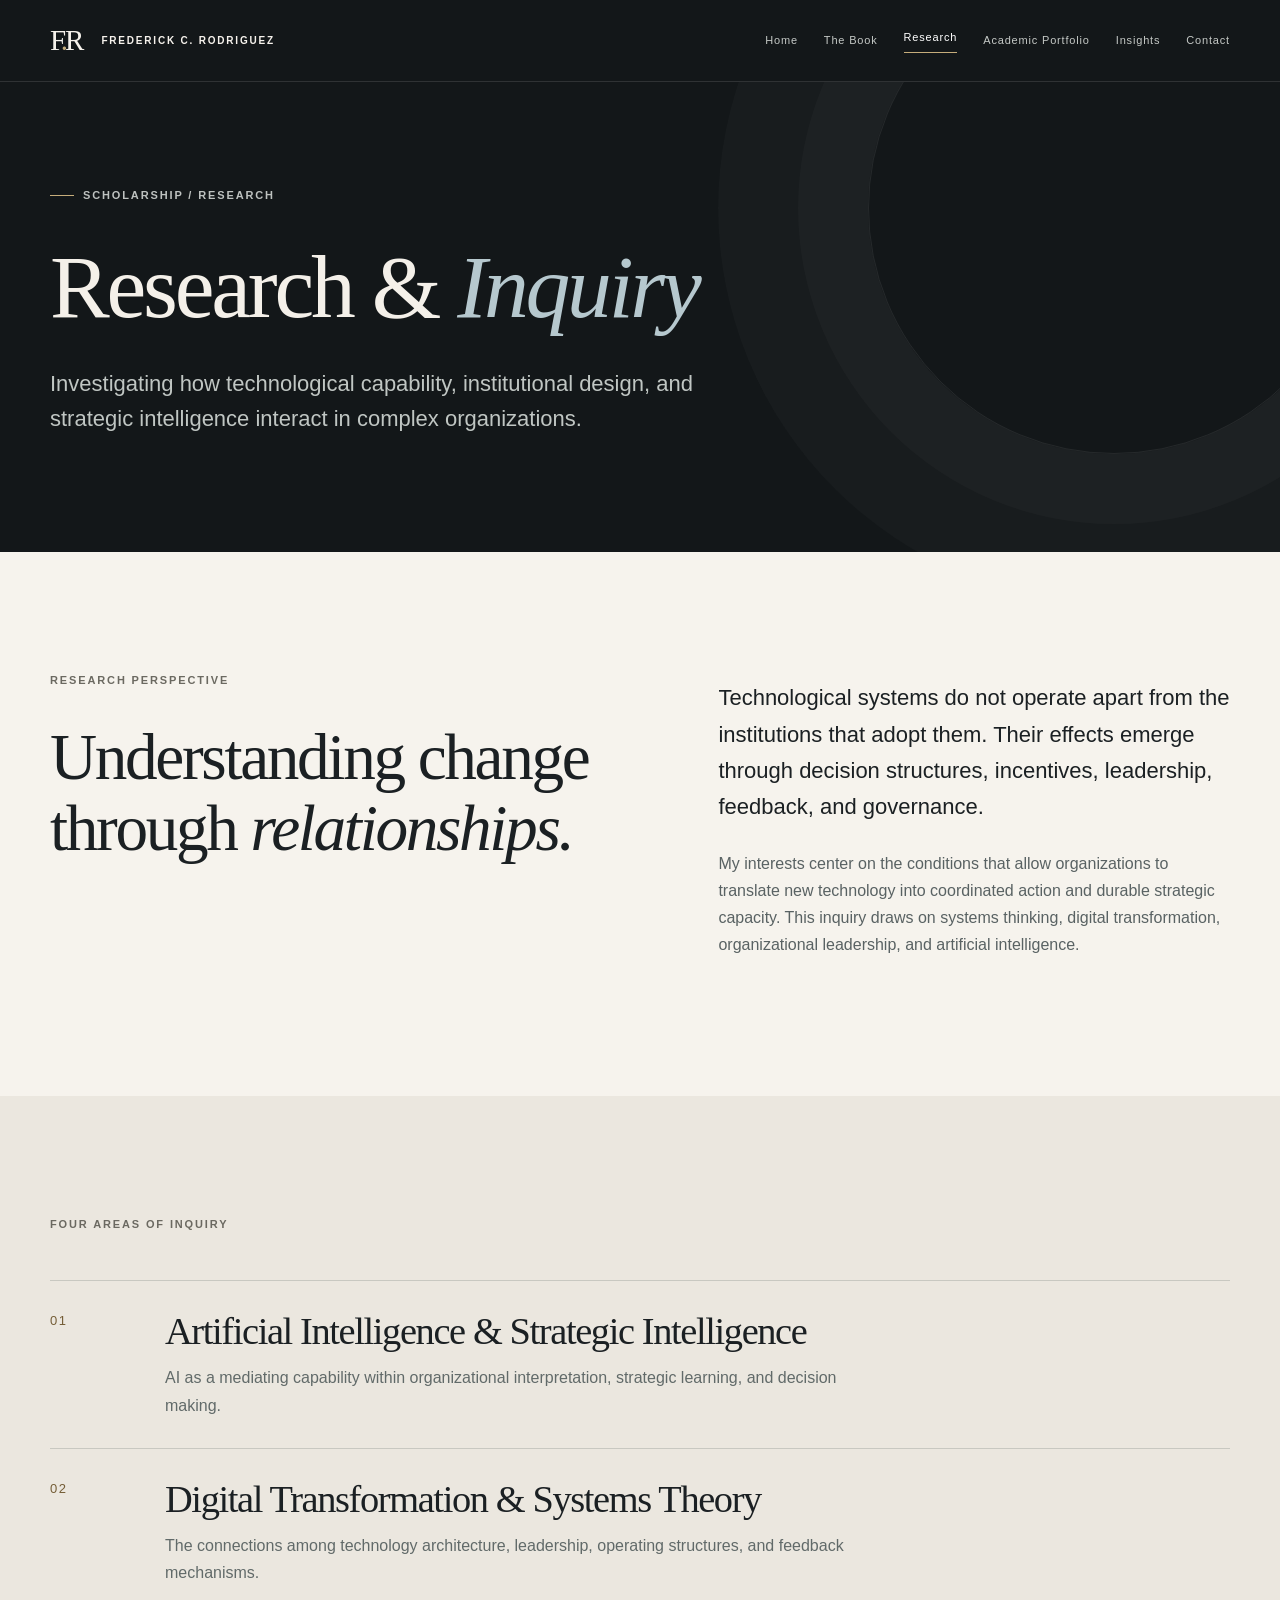
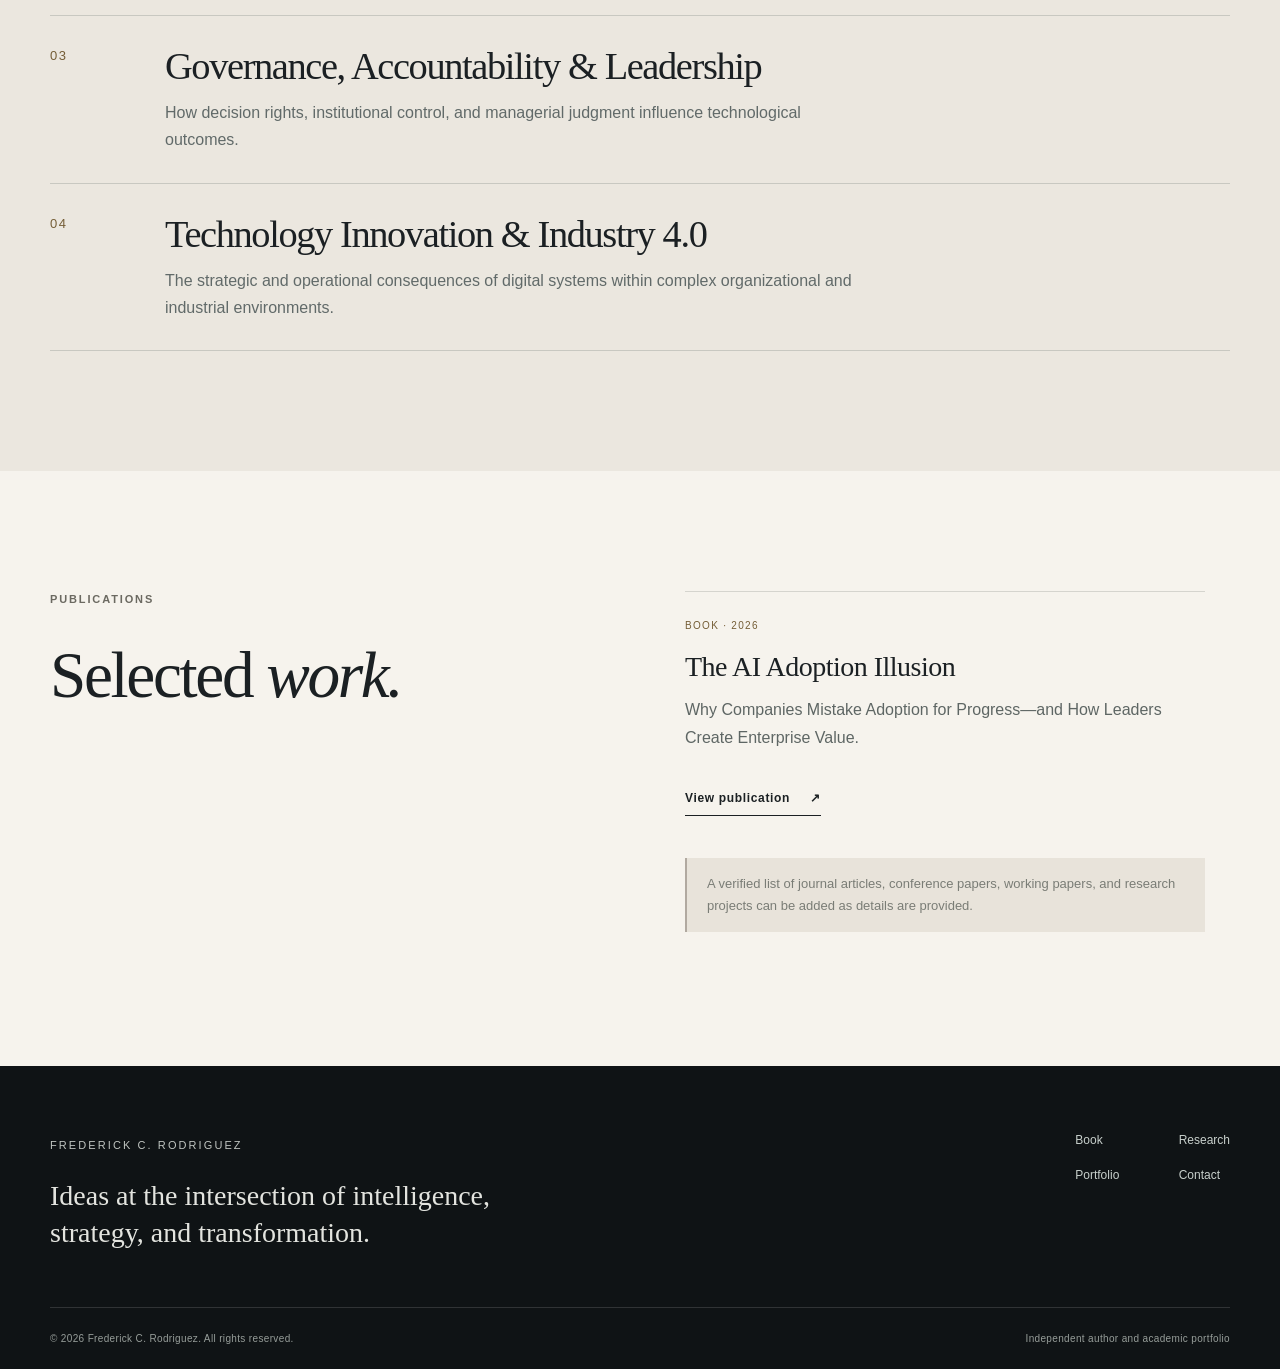
<file: research.html>
<!doctype html>
<html lang="en">
<head>
  <meta charset="utf-8">
  <meta name="viewport" content="width=device-width,initial-scale=1">
  <meta name="theme-color" content="#131719">
  <meta name="description" content="Research interests in AI, strategic intelligence, systems theory, and digital transformation.">
  <meta property="og:type" content="website">
  <meta property="og:title" content="Research &amp; Publications | Frederick C. Rodriguez">
  <meta property="og:description" content="Research interests in AI, strategic intelligence, systems theory, and digital transformation.">
  <meta property="og:image" content="assets/images/ai-adoption-illusion-cover.png">
  <title>Research &amp; Publications | Frederick C. Rodriguez</title>
  <link rel="icon" href="assets/images/favicon.svg" type="image/svg+xml">
  <link rel="stylesheet" href="assets/css/styles.css">
  <script src="assets/js/main.js" defer></script>
</head>
<body>
<a class="skip-link" href="#main-content">Skip to content</a>
<header class="site-header">
  <div class="container nav-wrap">
    <a class="brand" href="index.html" aria-label="Frederick C. Rodriguez — homepage">
      <span class="brand-mark">F<span class="brand-dot">.</span>R</span>
      <span class="brand-caption">FREDERICK C. RODRIGUEZ</span>
    </a>
    <button class="menu-toggle" aria-controls="primary-nav" aria-expanded="false" aria-label="Open navigation">
      <span></span><span></span><span></span>
    </button>
    <nav id="primary-nav" class="primary-nav" aria-label="Main navigation"><a href="index.html">Home</a>
<a href="book.html">The Book</a>
<a href="research.html" aria-current="page" class="active">Research</a>
<a href="academic.html">Academic Portfolio</a>
<a href="insights.html">Insights</a>
<a href="contact.html">Contact</a></nav>
  </div>
</header>
<main id="main-content">
<section class="subhero dark-section"><div class="container subhero-inner"><p class="eyebrow light-eyebrow"><span class="eyebrow-rule"></span> SCHOLARSHIP / RESEARCH</p><h1 class="subhero-title">Research & <em>Inquiry</em></h1><p class="subhero-deck">Investigating how technological capability, institutional design, and strategic intelligence interact in complex organizations.</p></div></section>
<section class="paper-section section-padding"><div class="container intro-grid"><div><p class="eyebrow">RESEARCH PERSPECTIVE</p><h2 class="display-heading">Understanding change through <em>relationships.</em></h2></div><div class="body-column"><p class="lead">Technological systems do not operate apart from the institutions that adopt them. Their effects emerge through decision structures, incentives, leadership, feedback, and governance.</p><p>My interests center on the conditions that allow organizations to translate new technology into coordinated action and durable strategic capacity. This inquiry draws on systems thinking, digital transformation, organizational leadership, and artificial intelligence.</p></div></div></section>
<section class="warm-section section-padding"><div class="container"><p class="eyebrow">FOUR AREAS OF INQUIRY</p><div class="research-list"><article><span class="research-index">01</span><div><h2>Artificial Intelligence & Strategic Intelligence</h2><p>AI as a mediating capability within organizational interpretation, strategic learning, and decision making.</p></div></article><article><span class="research-index">02</span><div><h2>Digital Transformation & Systems Theory</h2><p>The connections among technology architecture, leadership, operating structures, and feedback mechanisms.</p></div></article><article><span class="research-index">03</span><div><h2>Governance, Accountability & Leadership</h2><p>How decision rights, institutional control, and managerial judgment influence technological outcomes.</p></div></article><article><span class="research-index">04</span><div><h2>Technology Innovation & Industry 4.0</h2><p>The strategic and operational consequences of digital systems within complex organizational and industrial environments.</p></div></article></div></div></section>
<section class="paper-section section-padding"><div class="container two-column-feature"><div><p class="eyebrow">PUBLICATIONS</p><h2 class="display-heading">Selected <em>work.</em></h2></div><div class="body-column"><article class="publication-item"><span class="publication-type">BOOK · 2026</span><h3><a href="book.html">The AI Adoption Illusion</a></h3><p>Why Companies Mistake Adoption for Progress—and How Leaders Create Enterprise Value.</p><a class="arrow-link" href="book.html">View publication <span aria-hidden="true">↗</span></a></article><p class="editorial-note">A verified list of journal articles, conference papers, working papers, and research projects can be added as details are provided.</p></div></div></section>
</main>
<footer class="site-footer">
  <div class="container footer-main">
    <div><span class="footer-eyebrow">FREDERICK C. RODRIGUEZ</span><p class="footer-statement">Ideas at the intersection of intelligence, strategy, and transformation.</p></div>
    <div class="footer-links"><a href="book.html">Book</a><a href="research.html">Research</a><a href="academic.html">Portfolio</a><a href="contact.html">Contact</a></div>
  </div>
  <div class="container footer-bottom"><span>© <span id="year">2026</span> Frederick C. Rodriguez. All rights reserved.</span><span>Independent author and academic portfolio</span></div>
</footer>
</body>
</html>
</file>
<file: assets/css/styles.css>
/* Frederick C. Rodriguez — Academic Author Portfolio, static GitHub Pages edition */
:root{--ink:#1b2023;--charcoal:#131719;--charcoal-2:#1b2226;--muted:#5b6567;--paper:#f6f3ed;--paper-2:#ebe7df;--rule:#d5d4ce;--accent:#C6AD7B;--accent-gold:#C6AD7B;--accent-gold-ink:#745D36;--accent-copper:#C88969;--accent-copper-ink:#875037;--blue:#3064a9;--container:1180px;--header-height:82px;--serif:Georgia,"Times New Roman",serif;--sans:Inter,"Helvetica Neue",Arial,sans-serif}
*{box-sizing:border-box}html{scroll-behavior:smooth}body{margin:0;background:var(--paper);color:var(--ink);font:16px/1.7 var(--sans);-webkit-font-smoothing:antialiased}img{display:block;max-width:100%;height:auto}a{color:inherit;text-decoration:none}button{font:inherit}p{margin:0 0 1.1em}h1,h2,h3{line-height:1.12;margin:0;font-weight:400}h1,h2{font-family:var(--serif);letter-spacing:-.036em}h3{font-family:var(--serif);letter-spacing:-.018em}em{font-style:italic;font-weight:400}::selection{background:var(--accent-gold);color:#111}.container{width:min(var(--container),calc(100% - 92px));margin-inline:auto}.section-padding{padding:120px 0}.paper-section{background:var(--paper)}.warm-section{background:var(--paper-2)}.dark-section{background:var(--charcoal);color:#f4f0e9}.skip-link{position:absolute;top:-100px;left:14px;z-index:100;background:#fff;color:#000;padding:10px 18px}.skip-link:focus{top:12px}a:focus-visible,button:focus-visible{outline:3px solid var(--accent-gold-ink);outline-offset:5px}.site-header{height:var(--header-height);background:var(--charcoal);color:#f6f2ec;border-bottom:1px solid #ffffff1e;position:relative;z-index:30}.nav-wrap{height:100%;display:flex;justify-content:space-between;align-items:center;gap:35px}.brand{display:flex;align-items:center;gap:20px;flex-shrink:0}.brand-mark{font-family:var(--serif);font-size:29px;letter-spacing:-3px;line-height:1}.brand-dot{color:var(--accent)}.brand-caption{font-size:10px;font-weight:700;letter-spacing:.18em;white-space:nowrap}.primary-nav{display:flex;align-items:center;gap:26px}.primary-nav a{font-size:11px;letter-spacing:.075em;white-space:nowrap;color:#c5c9c6;transition:color .2s}.primary-nav a:hover,.primary-nav a.active{color:#fff}.primary-nav a.active{border-bottom:1px solid var(--accent);padding-bottom:6px}.menu-toggle{display:none}.eyebrow{display:flex;align-items:center;gap:9px;font:700 11px/1.5 var(--sans);letter-spacing:.17em;color:#6b6961;margin:0 0 33px;text-transform:uppercase}.light-eyebrow{color:#bec2c0}.eyebrow-rule{height:1px;width:24px;background:var(--accent);display:inline-block}.sep{color:var(--accent-gold);padding-inline:2px}.display-heading{font-size:clamp(42px,5.1vw,72px);line-height:1.09;max-width:740px}.lead{font-size:clamp(18px,1.8vw,22px);line-height:1.65;font-weight:400}.body-column{max-width:520px}.body-column>p:not(.lead),.book-content>p:not(.lead):not(.eyebrow):not(.book-subtitle):not(.book-meta){color:#596263}.btn{display:inline-flex;align-items:center;justify-content:space-between;gap:35px;min-height:53px;padding:14px 22px;font-size:12px;font-weight:700;letter-spacing:.06em;transition:background .2s,color .2s,transform .2s}.btn:hover{transform:translateY(-2px)}.btn-light{background:var(--paper);color:#1f2425}.btn-light:hover{background:#e1d9cd}.btn-dark{background:var(--charcoal);color:#f4f0e9}.btn-dark:hover{background:#353f44}.button-row{display:flex;align-items:center;gap:34px;flex-wrap:wrap}.text-link,.arrow-link{font-size:12px;font-weight:700;letter-spacing:.055em;display:inline-flex;align-items:center;gap:20px;border-bottom:1px solid currentColor;padding-bottom:6px}.text-link-light{color:#e9e9e7}.text-link span,.arrow-link span{transition:transform .2s}.text-link:hover span,.arrow-link:hover span{transform:translate(3px,-2px)}
/* Home hero */
.hero{overflow:hidden}.hero-grid{display:grid;grid-template-columns:1.13fr .87fr;min-height:690px;position:relative}.hero-content{padding:102px 56px 100px 0;display:flex;flex-direction:column;align-items:flex-start;justify-content:center}.hero-content .eyebrow{margin-bottom:46px}.hero h1{font-size:clamp(48px,5.4vw,78px);line-height:1.09;max-width:760px}.hero h1 em{color:#ddd9d1}.hero-deck{max-width:555px;color:#b7c1bf;font-size:17px;line-height:1.8;margin:34px 0 36px}.hero-photo-wrap{position:relative;overflow:hidden;background:#333a3e;min-height:690px}.hero-photo{width:100%;height:100%;object-fit:cover;object-position:50% 20%;filter:saturate(.8)}.hero-photo-wrap:after{content:"";position:absolute;inset:0;background:linear-gradient(to right,rgba(19,23,25,.14),transparent 35%),linear-gradient(to top,rgba(19,23,25,.28),transparent 45%);pointer-events:none}.photo-vertical-label{position:absolute;right:13px;top:50%;z-index:2;writing-mode:vertical-rl;color:#e4e3db;font-size:10px;letter-spacing:.2em}.hero-bottom{height:60px;display:flex;justify-content:space-between;align-items:center;border-top:1px solid #ffffff20;font-size:9px;letter-spacing:.17em;color:#aab2b0}.intro-grid{display:grid;grid-template-columns:1fr .9fr;gap:100px;align-items:start}.intro-grid .lead{margin-top:8px}.arrow-link{margin-top:20px}.featured-book{background:#e5e0d6;overflow:hidden}.book-feature-grid{display:grid;grid-template-columns:.95fr 1.05fr;gap:10%;align-items:center}.book-art{min-width:0}.book-cover-stage{padding:34px 65px;background:#d6d0c5;max-width:480px;box-shadow:inset 0 0 1px #c4bdb2}.book-cover-stage img{display:block;width:100%;height:auto;aspect-ratio:2/3;object-fit:contain;box-shadow:15px 17px 19px #29282430,2px 3px 4px #29282419}.book-content .display-heading{margin-bottom:20px}.book-subtitle{text-transform:uppercase;font-size:14px;letter-spacing:.08em;line-height:1.8;max-width:420px;color:#596060;font-weight:700}.small-divider{width:60px;height:1px;background:var(--accent);margin:30px 0}.book-content .btn{margin-top:22px}.book-meta{font-size:10px;color:#68706e;letter-spacing:.12em;margin-top:26px}.section-top{display:flex;justify-content:space-between;gap:60px;align-items:end;margin-bottom:55px}.section-top .arrow-link{white-space:nowrap;margin-bottom:10px}.theme-grid{display:grid;grid-template-columns:repeat(3,minmax(0,1fr));border:1px solid var(--rule)}.theme-card{padding:30px 33px 38px;min-height:366px;display:flex;flex-direction:column;align-items:flex-start}.theme-card+.theme-card{border-left:1px solid var(--rule)}.theme-number{font-size:10px;letter-spacing:.1em;color:#777a74}.theme-card h3{font-size:27px;margin:12px 0 12px}.theme-card p{font-size:14px;color:#626865;line-height:1.75}.theme-diagram{height:120px;width:100%;position:relative;overflow:hidden;margin-top:22px;border-bottom:1px solid #dad8d1}.diagram-nodes{background:linear-gradient(25deg,transparent 47%,#c8c3ba 48%,#c8c3ba 49%,transparent 50%),linear-gradient(155deg,transparent 47%,#c8c3ba 48%,#c8c3ba 49%,transparent 50%)}.diagram-nodes i{position:absolute;border:1px solid #6e7c80;background:#eef0eb;width:12px;height:12px;border-radius:50%;top:42%;left:48%}.diagram-nodes i:nth-child(2){left:8%;top:75%}.diagram-nodes i:nth-child(3){left:27%;top:15%}.diagram-nodes i:nth-child(4){left:83%;top:17%}.diagram-nodes i:nth-child(5){left:73%;top:77%}.diagram-rings i{position:absolute;border:1px solid #a5aeb0;border-radius:50%;width:110px;height:110px;left:50%;top:4px;transform:translateX(-50%)}.diagram-rings i:nth-child(2){width:76px;height:76px;top:21px}.diagram-rings i:nth-child(3){width:37px;height:37px;top:40px;background:#d8dede}.diagram-grid{background-image:linear-gradient(#c9cecb 1px,transparent 1px),linear-gradient(90deg,#c9cecb 1px,transparent 1px);background-size:27px 27px;background-position:center center}.diagram-grid:after{content:"";position:absolute;left:35%;top:20%;width:31%;height:57%;background:#607d91a3;transform:rotate(-10deg)}.quote-layout{text-align:center;display:flex;flex-direction:column;align-items:center}.quote-layout blockquote{font-family:var(--serif);font-size:clamp(35px,4.5vw,65px);line-height:1.27;letter-spacing:-.02em;max-width:990px;margin:9px 0 37px}.quote-layout blockquote em{color:#b8c9ce}.closing-grid{display:grid;grid-template-columns:1fr .8fr;gap:120px;align-items:center}.closing-grid .btn{margin-top:22px}
/* Interior headings */
.subhero{padding:105px 0 116px;position:relative;overflow:hidden}.subhero:after{content:"";position:absolute;pointer-events:none;right:-80px;top:-120px;width:490px;height:490px;border:1px solid #ffffff14;border-radius:50%;box-shadow:0 0 0 70px #ffffff06,0 0 0 150px #ffffff05}.subhero-inner{position:relative;z-index:2}.subhero-title{font-size:clamp(59px,7vw,104px);max-width:900px}.subhero-title em{color:#b6c8ce}.subhero-deck{margin:29px 0 0;color:#c0c6c3;max-width:680px;font-size:clamp(17px,2vw,22px);line-height:1.6}.book-page-grid{display:grid;grid-template-columns:.82fr 1.18fr;gap:10%;align-items:center}.book-page-art{background:#dfdbd1;padding:35px 65px;max-width:470px}.book-page-art img{display:block;width:100%;height:auto;aspect-ratio:2/3;object-fit:contain;box-shadow:15px 18px 17px #1016192b}.book-page-copy .display-heading{font-size:clamp(38px,4.5vw,61px);margin-bottom:26px}.book-page-copy>p:not(.lead):not(.eyebrow){color:#5b6261}.book-facts{display:grid;grid-template-columns:1fr 1fr;gap:24px 20px;margin:34px 0}.book-facts div{border-top:1px solid var(--rule);padding-top:12px}.book-facts dt{font-size:10px;letter-spacing:.11em;color:#666b67;margin-bottom:5px}.book-facts dd{font-size:13px;margin:0}.question-grid{display:grid;grid-template-columns:repeat(3,1fr);gap:35px;margin-top:55px}.question-grid article{border-top:1px solid #bcbcb6;padding-top:18px}.question-grid article>span{font-size:10px;letter-spacing:.14em;color:#7a6259}.question-grid h3{font-size:27px;margin:20px 0}.question-grid p,.audience-list p{font-size:14px;color:#5d6664}.audience-grid{display:grid;grid-template-columns:1fr 1fr;gap:90px}.audience-list>div{display:grid;grid-template-columns:42px 1fr;gap:18px;padding:20px 0;border-bottom:1px solid var(--rule)}.audience-list>div:first-child{padding-top:0}.audience-list span{font-size:11px;color:#a0624a;letter-spacing:.1em}.audience-list h3{font-size:25px;margin-bottom:9px}.audience-list p{margin:0}.callout-grid{display:grid;grid-template-columns:1.2fr .8fr;gap:100px;align-items:end}.callout-grid .display-heading{font-size:clamp(41px,4.3vw,61px)}.callout-grid p{color:#c3cac7}.callout-grid .btn{margin-top:20px}
/* Research and academic */
.research-list{margin-top:48px}.research-list article{display:grid;grid-template-columns:80px 1fr;gap:35px;border-top:1px solid #c8c8c1;padding:29px 0}.research-list article:last-child{border-bottom:1px solid #c8c8c1}.research-index{font-size:13px;color:var(--accent-gold-ink);letter-spacing:.12em}.research-list h2{font-size:clamp(25px,3vw,39px);margin-bottom:11px}.research-list p{color:#616a69;max-width:700px;margin:0}.two-column-feature{display:grid;grid-template-columns:1fr 1fr;gap:90px}.publication-item{border-top:1px solid var(--rule);padding-top:18px}.publication-type{font-size:10px;letter-spacing:.13em;color:var(--accent-gold-ink)}.publication-item h3{font-size:28px;margin:14px 0}.publication-item h3 a:hover{color:var(--accent-gold-ink)}.publication-item p{color:#5e6664}.editorial-note{font-size:13px;color:#7a7d76!important;background:#e8e3da;border-left:2px solid #b1a9a0;padding:15px 20px;margin-top:42px!important}.academic-intro{display:grid;grid-template-columns:.66fr 1.34fr;gap:100px;align-items:center}.academic-portrait{height:510px;overflow:hidden;background:#394348}.academic-portrait img{width:100%;height:100%;object-fit:cover;object-position:50% 23%}.academic-intro .display-heading{margin-bottom:25px}.academic-intro p:not(.lead):not(.eyebrow){color:#606966}.education-list{margin-top:60px}.education-list article{border-top:1px solid #c7c4bd;display:grid;grid-template-columns:160px 1fr;gap:45px;padding:26px 0}.education-list article:last-child{border-bottom:1px solid #c7c4bd}.education-tag{font-size:10px;letter-spacing:.11em;color:#926a5b;padding-top:7px}.education-list h3{font-size:29px;margin-bottom:9px}.education-list p{color:#596361;margin:0}.mini-heading{font-size:25px;margin:0 0 12px}.mini-heading:not(:first-child){margin-top:34px}
/* Insights */
.insights-grid{display:grid;grid-template-columns:repeat(3,minmax(0,1fr));gap:24px}.insight-card{border:1px solid var(--rule);padding:18px 18px 28px}.insight-status{font-size:10px;letter-spacing:.12em;color:#8d6756}.insight-art{height:210px;background:#d9d8d1;position:relative;margin:14px 0 29px;overflow:hidden}.insight-art span{position:absolute;border:1px solid #53707c}.insight-art-one span{width:130px;height:130px;border-radius:50%;left:20%;top:17%}.insight-art-one span:nth-child(2){left:34%;top:25%;border-color:#b5674b}.insight-art-one span:nth-child(3){left:48%;top:33%}.insight-art-two span{width:70px;height:70px;transform:rotate(45deg);left:27%;top:30%}.insight-art-two span:nth-child(2){left:42%;top:30%;border-color:#bd7861}.insight-art-two span:nth-child(3){left:57%;top:30%}.insight-art-three{background-image:linear-gradient(45deg,transparent 49.5%,#a9b4b8 50%,transparent 50.5%),linear-gradient(-45deg,transparent 49.5%,#a9b4b8 50%,transparent 50.5%);background-color:#d9d8d1}.insight-art-three span{height:20px;width:20px;border-radius:50%;background:#d9d8d1;left:20%;top:18%}.insight-art-three span:nth-child(2){left:47%;top:45%;background:#b9c6c9}.insight-art-three span:nth-child(3){left:74%;top:70%;background:#d9d8d1}.insight-card h3{font-size:26px;line-height:1.2;margin-bottom:13px}.insight-card p{font-size:14px;color:#606865}.centered-note{margin-top:30px!important}
/* Contact */
.contact-grid{display:grid;grid-template-columns:1fr 1fr;gap:12%;align-items:start}.contact-grid .display-heading{margin-bottom:27px}.contact-panel{border-top:2px solid #252a2b;padding-top:20px}.contact-panel h3{font-size:29px;margin-bottom:22px}.contact-line{display:grid;grid-template-columns:40px 1fr;gap:10px;border-top:1px solid var(--rule);padding:18px 0}.contact-line span{font-size:10px;color:var(--accent-gold-ink);letter-spacing:.1em}.contact-line p{margin:0;font-size:15px;color:#47514f}.contact-notice{background:var(--paper-2);padding:22px;margin-top:32px}.contact-notice strong{font-size:14px}.contact-notice p{font-size:13px;color:#5f6663;margin:10px 0 0}
/* Footer */
.site-footer{background:#0f1315;color:#e3e4df;padding:64px 0 22px}.footer-main{display:flex;justify-content:space-between;align-items:start;gap:50px;padding-bottom:55px}.footer-eyebrow{font-size:11px;letter-spacing:.19em;color:#c0c5c1}.footer-statement{font-family:var(--serif);font-size:28px;line-height:1.35;max-width:450px;margin:19px 0 0}.footer-links{display:grid;grid-template-columns:1fr 1fr;column-gap:52px;row-gap:14px;font-size:12px;color:#c8d0cc}.footer-links a:hover{color:white}.footer-bottom{border-top:1px solid #ffffff23;display:flex;justify-content:space-between;gap:20px;padding-top:22px;font-size:10px;letter-spacing:.035em;color:#969d99}
@media(max-width:1100px){.container{width:min(var(--container),calc(100% - 64px))}.brand-caption{display:none}.primary-nav{gap:18px}.hero-grid{grid-template-columns:1.08fr .92fr}.hero-content{padding-right:36px}.hero h1{font-size:clamp(44px,5.2vw,66px)}.book-cover-stage{padding:25px 45px}.intro-grid,.closing-grid,.callout-grid{gap:60px}}
@media(max-width:760px){:root{--header-height:72px}.container{width:calc(100% - 40px)}.section-padding{padding:76px 0}.site-header{position:relative}.brand-caption{display:block;font-size:9px}.menu-toggle{width:43px;height:43px;background:none;border:1px solid #ffffff40;display:flex;flex-direction:column;gap:5px;align-items:center;justify-content:center;cursor:pointer;color:#fff}.menu-toggle span{width:18px;height:1px;background:#fff}.primary-nav{display:none;position:absolute;top:var(--header-height);left:0;right:0;background:#171d20;padding:19px 20px 25px;border-bottom:1px solid #ffffff30;flex-direction:column;align-items:stretch;gap:0;box-shadow:0 15px 20px #0003}.primary-nav.is-open{display:flex}.primary-nav a{padding:12px 8px;border-bottom:1px solid #ffffff19;font-size:14px}.primary-nav a.active{border-bottom:1px solid var(--accent)}.hero-grid{display:flex;flex-direction:column}.hero-content{padding:80px 0 72px;min-height:0}.hero-content .eyebrow{margin-bottom:24px;font-size:9px}.hero h1{font-size:clamp(44px,9vw,67px)}.hero-deck{margin:25px 0 29px;font-size:16px}.hero-photo-wrap{min-height:520px;height:75vh;max-height:720px}.hero-photo{object-position:50% 24%}.hero-bottom{height:52px}.display-heading{font-size:clamp(39px,8vw,62px)}.intro-grid,.book-feature-grid,.closing-grid,.book-page-grid,.audience-grid,.callout-grid,.academic-intro,.two-column-feature,.contact-grid{grid-template-columns:1fr;gap:42px}.book-art{order:1}.book-content{order:2}.book-cover-stage,.book-page-art{max-width:420px;width:100%;margin:auto}.section-top{align-items:start;flex-direction:column;gap:14px}.theme-grid{grid-template-columns:1fr}.theme-card{min-height:0;padding:25px 28px}.theme-card+.theme-card{border-left:0;border-top:1px solid var(--rule)}.theme-diagram{height:90px;margin:16px 0 7px}.quote-layout blockquote{font-size:clamp(35px,7vw,54px)}.subhero{padding:72px 0 83px}.subhero-title{font-size:clamp(54px,10.5vw,82px)}.question-grid,.insights-grid{grid-template-columns:1fr;gap:26px}.research-list article{grid-template-columns:48px 1fr;gap:10px}.research-list h2{font-size:28px}.academic-portrait{height:460px;max-width:430px}.education-list article{grid-template-columns:1fr;gap:10px}.footer-main{flex-direction:column;gap:35px}.footer-bottom{flex-direction:column;gap:8px}.footer-statement{font-size:27px}.closing-grid{gap:25px}}
@media(max-width:410px){.brand{gap:10px}.brand-caption{font-size:8px}.hero h1{font-size:43px}.button-row{align-items:flex-start;flex-direction:column;gap:23px}.book-cover-stage,.book-page-art{padding:25px 40px}.eyebrow{letter-spacing:.11em}.hero-bottom span:first-child{display:none}.hero-bottom{justify-content:flex-end}}
@media(prefers-reduced-motion:reduce){html{scroll-behavior:auto}*,*::before,*::after{animation-duration:.01ms!important;transition-duration:.01ms!important}}

/* 2026 palette: primary Champagne Gold, with restrained book-specific Muted Copper.
   On light surfaces, use the darker ink variants for readable small text. */
.dark-section a:focus-visible,.site-header a:focus-visible,.site-header button:focus-visible,.site-footer a:focus-visible{outline-color:var(--accent-gold)}
.featured-book .small-divider{background:var(--accent-copper)}
.featured-book .book-meta{color:var(--accent-copper-ink)}
body.book-theme .primary-nav a.active{border-bottom-color:var(--accent-copper)}
body.book-theme .subhero .eyebrow-rule{background:var(--accent-copper)}
body.book-theme .subhero-title em{color:var(--accent-copper)}
body.book-theme .book-facts dt{color:var(--accent-copper-ink)}
body.book-theme .question-grid article>span,body.book-theme .audience-list span{color:var(--accent-copper-ink)}
</file>
